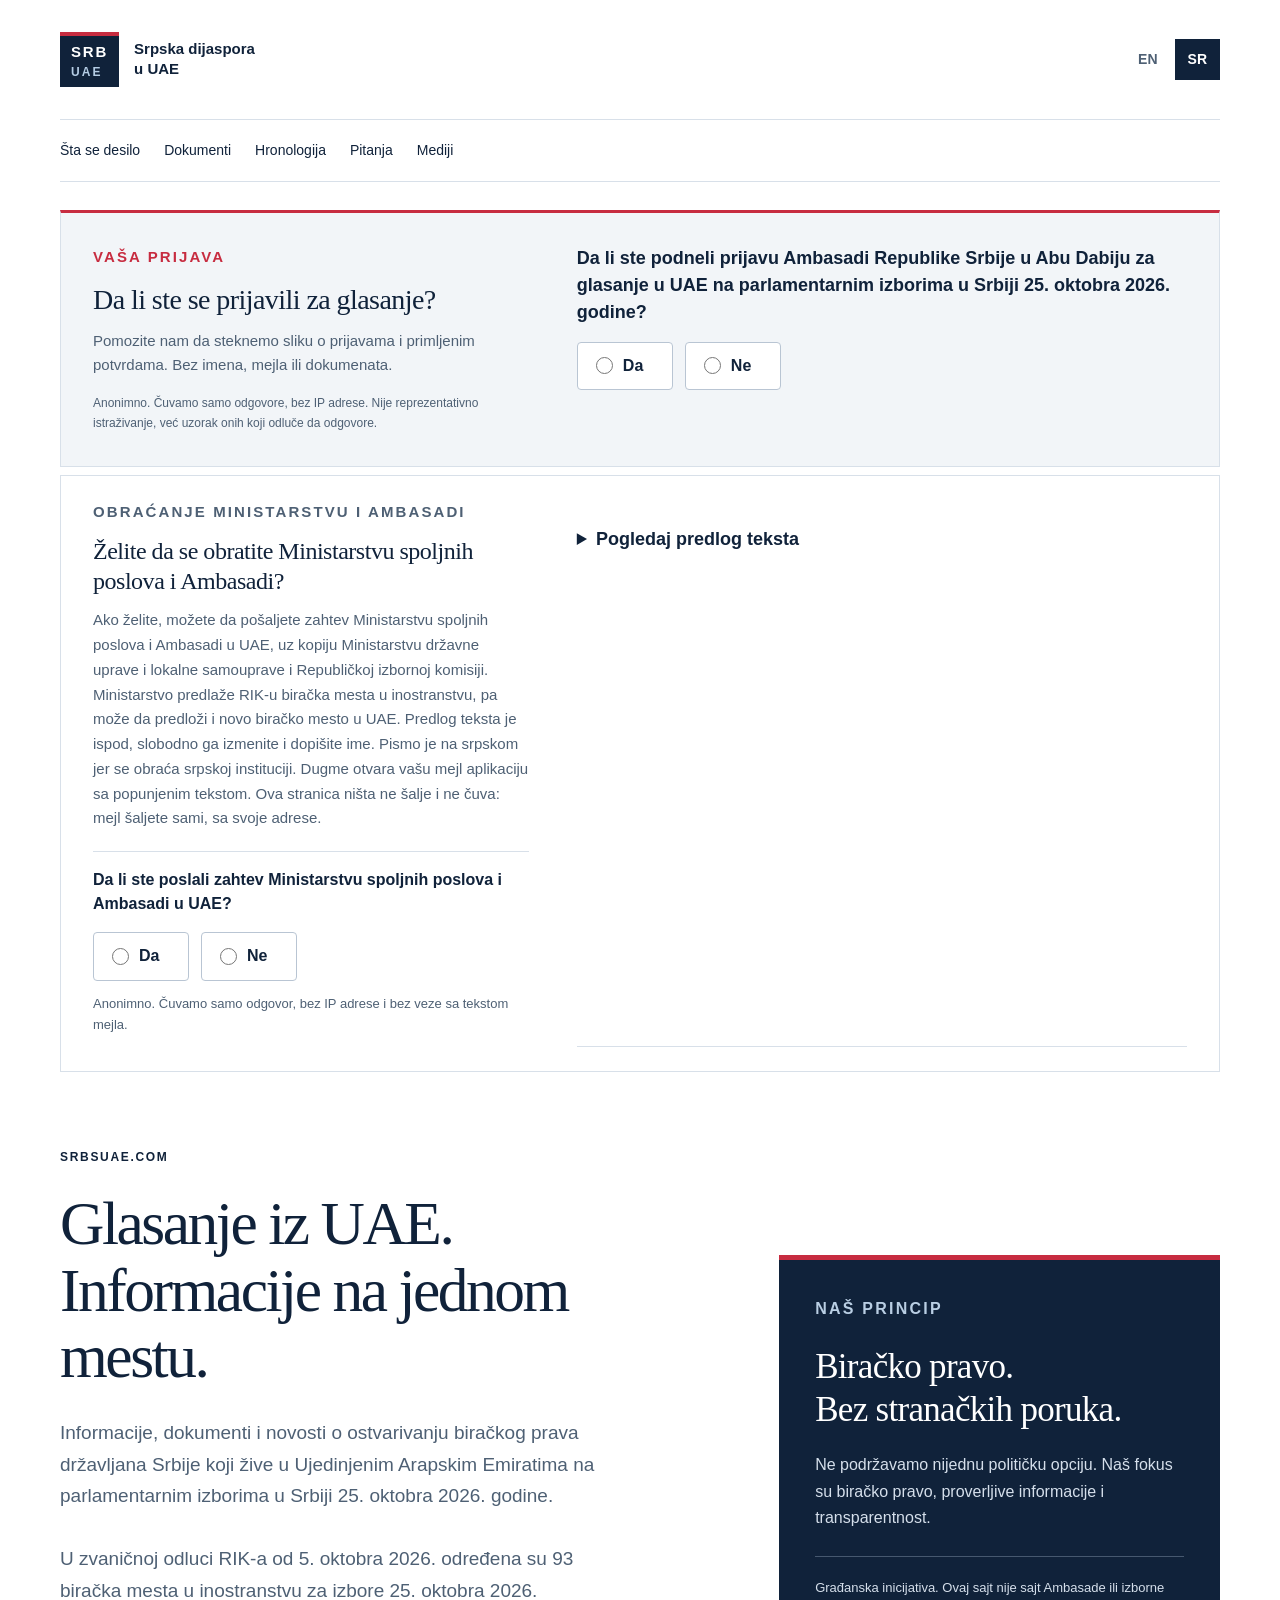
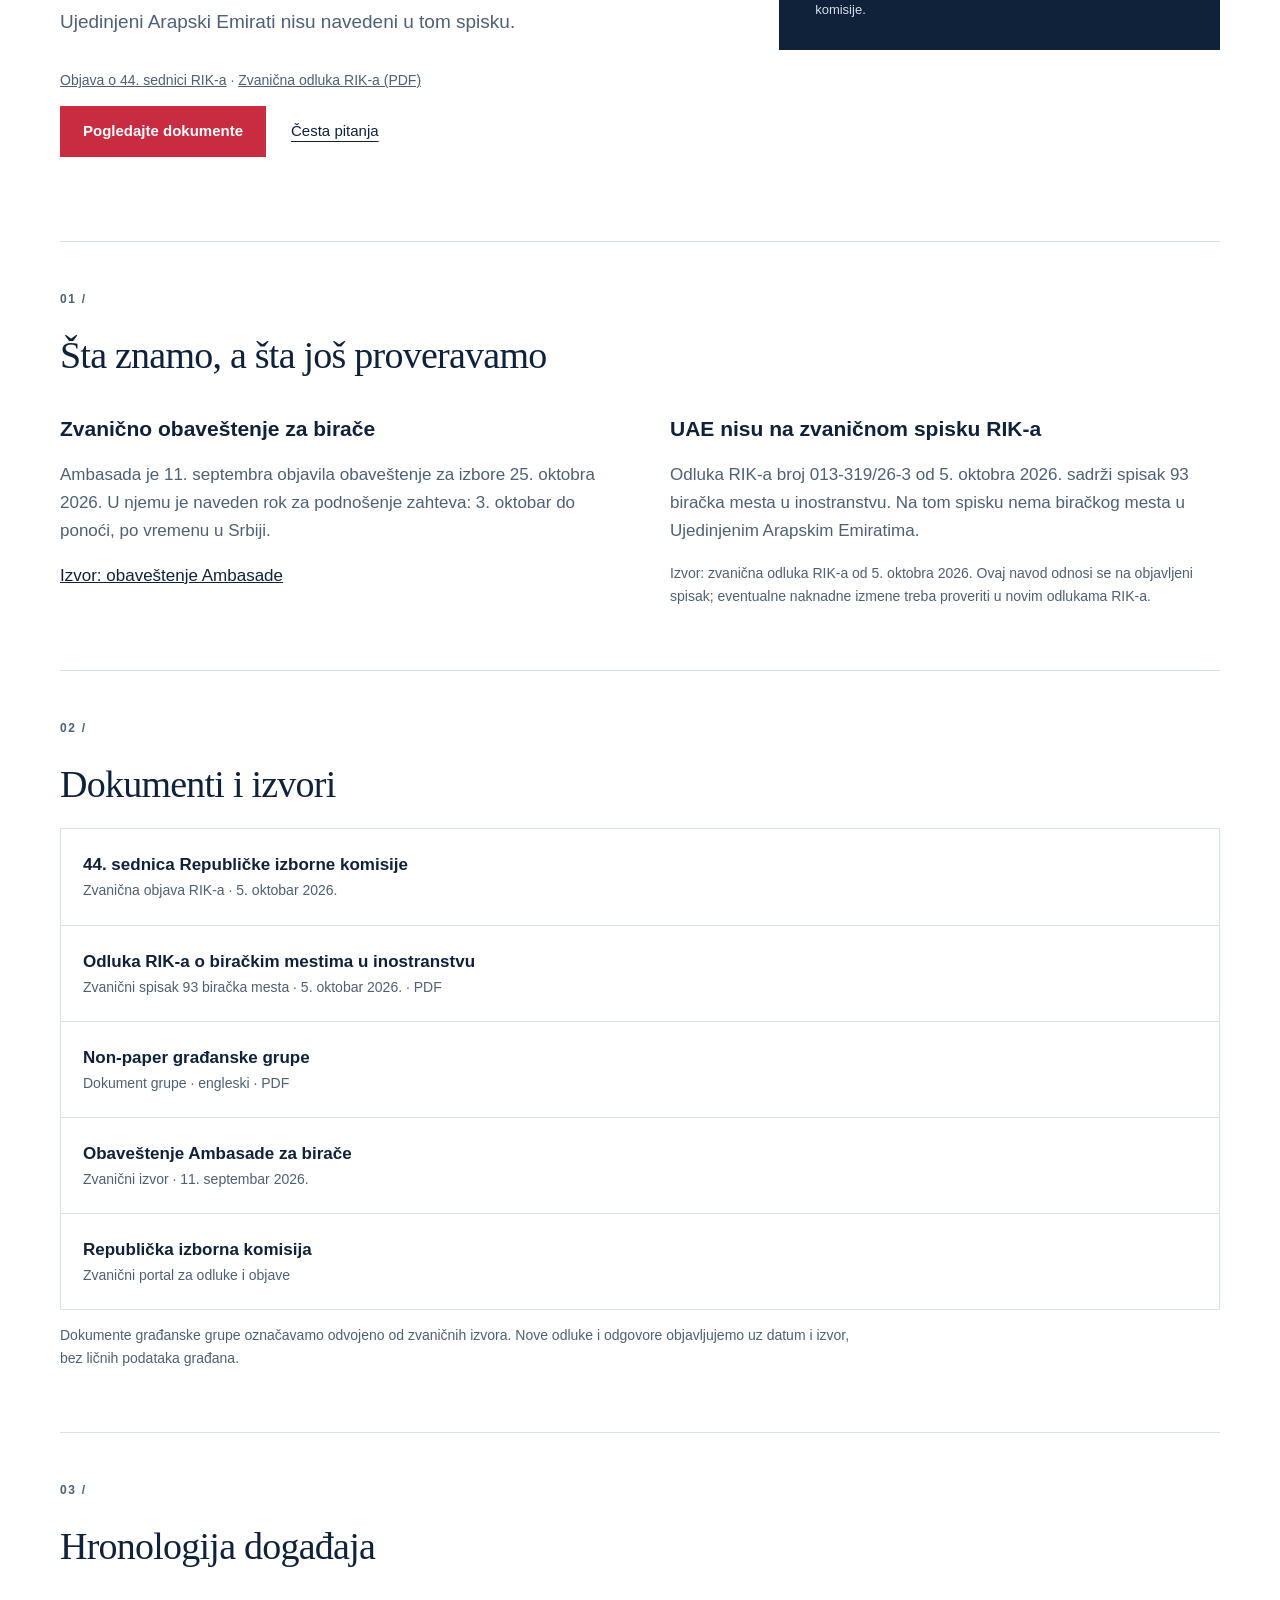
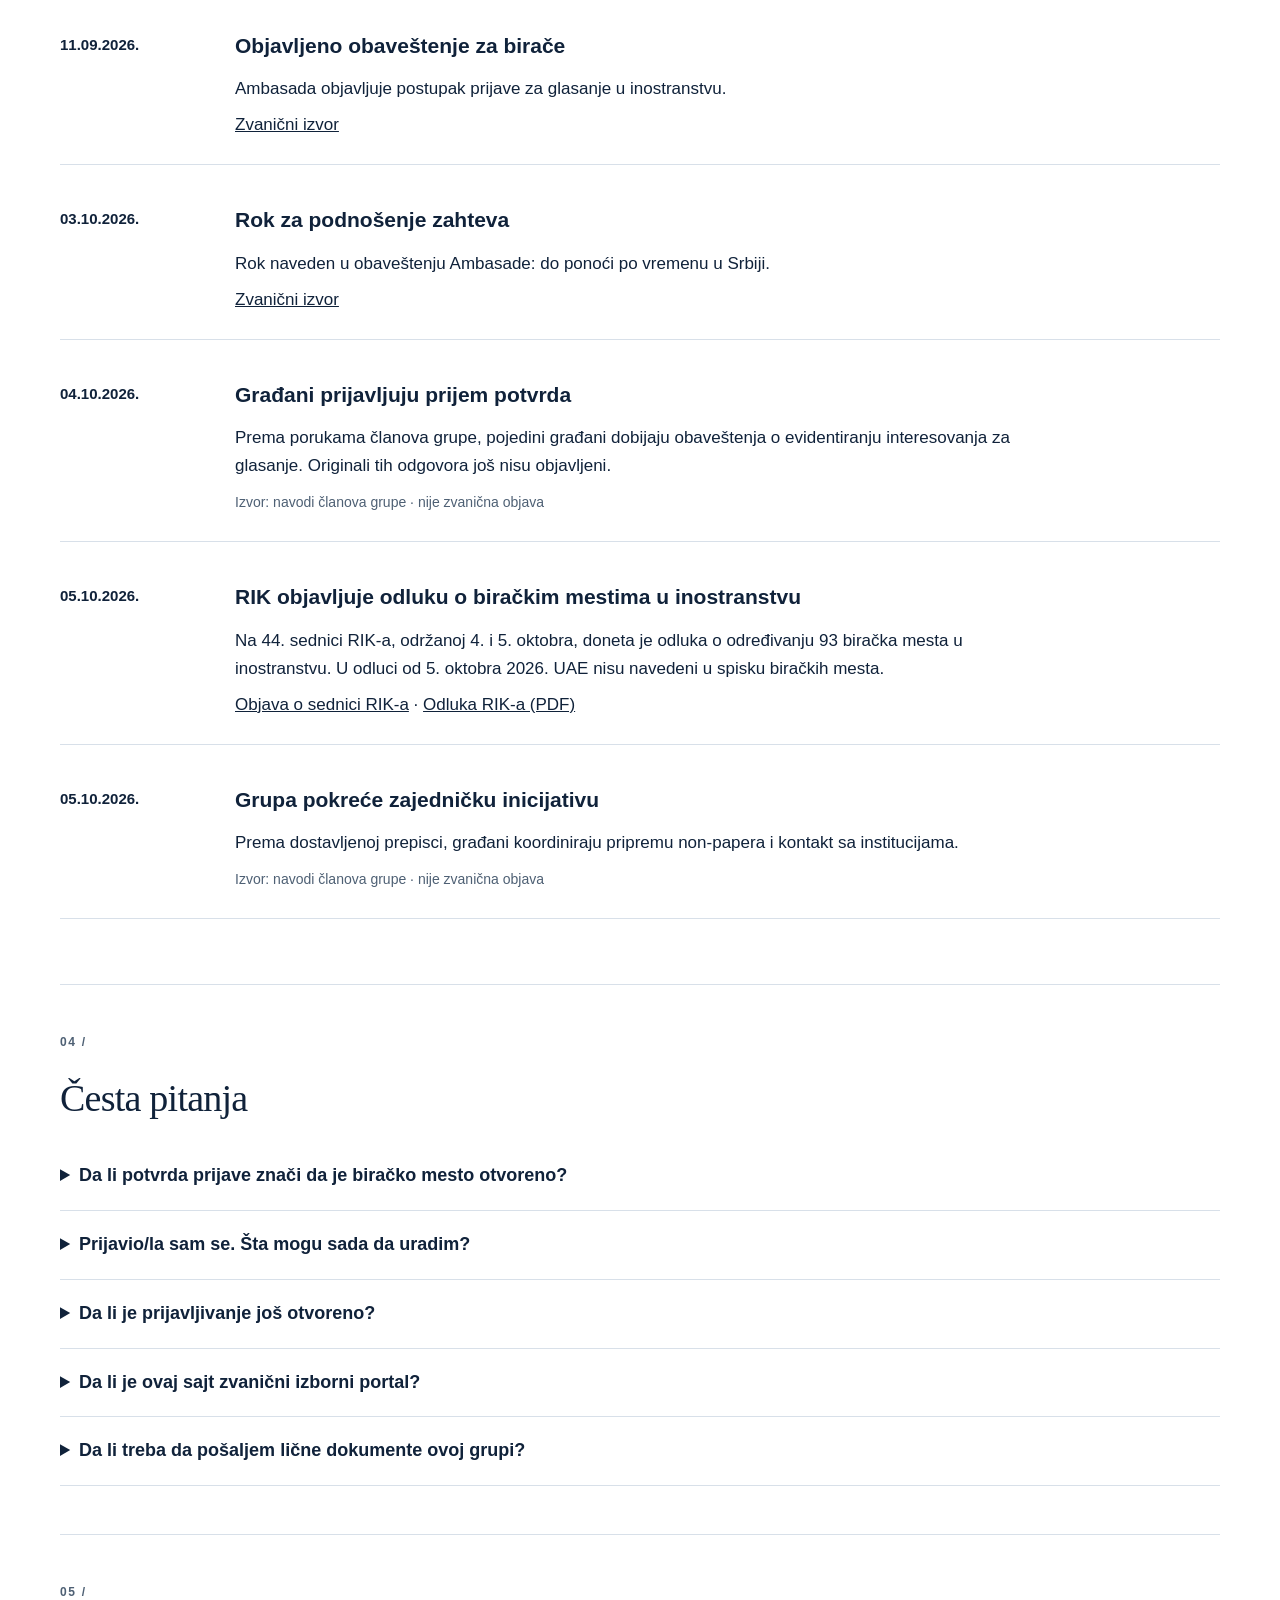
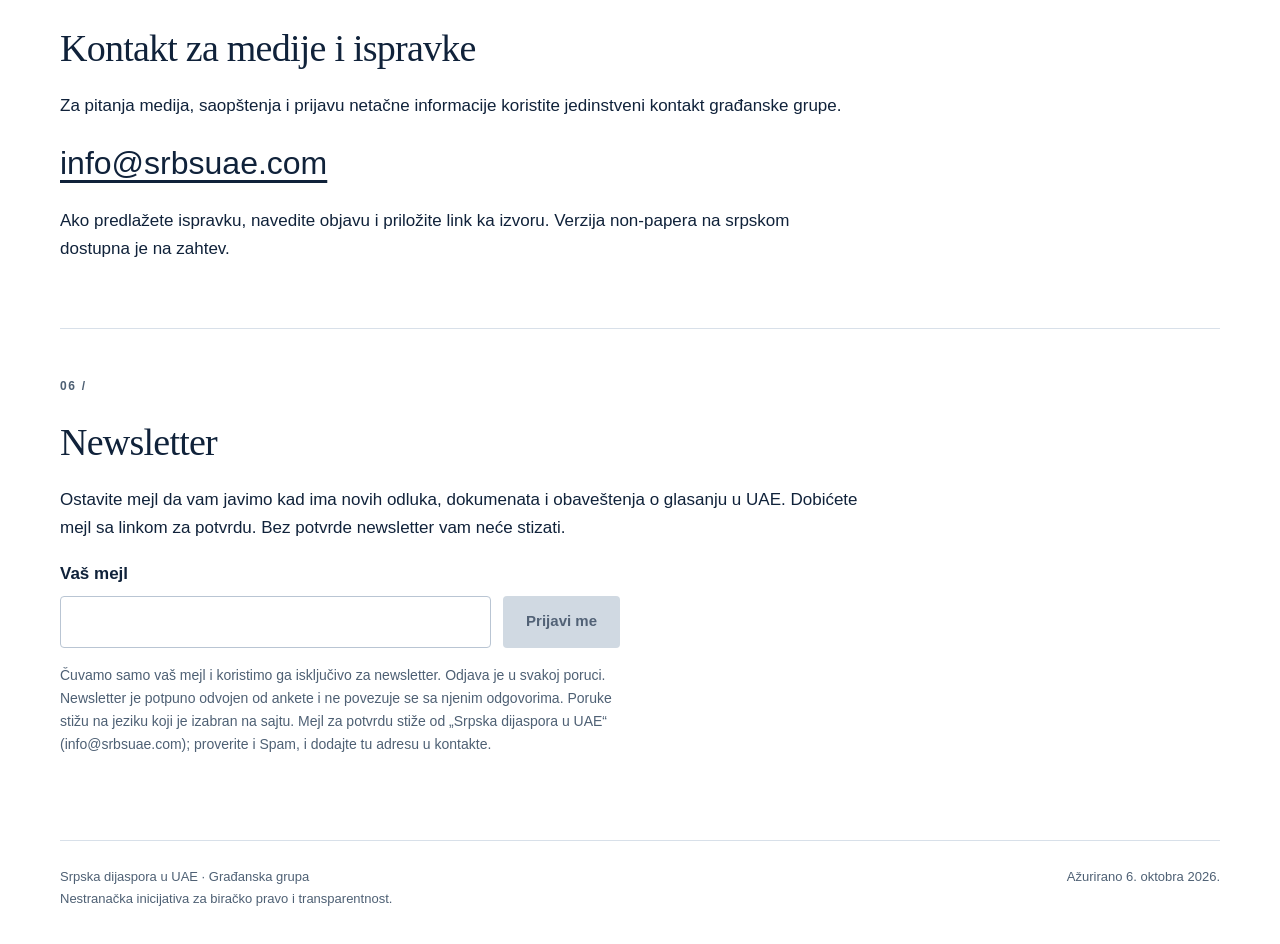
<file: index.html>
<!doctype html>
<html lang="sr">
<head>
<meta charset="utf-8"><meta name="viewport" content="width=device-width,initial-scale=1">
<title>Glasanje iz UAE | Srpska dijaspora</title>
<meta name="description" content="A citizens’ initiative by the Serbian diaspora in the United Arab Emirates. Information, a non-paper and contact details.">
<link rel="icon" href="data:image/svg+xml,%3Csvg xmlns='http://www.w3.org/2000/svg' viewBox='0 0 32 32'%3E%3Crect width='32' height='32' rx='6' fill='%2310223a'/%3E%3Cpath d='M7 9h18v4H7z' fill='%23d72e42'/%3E%3Cpath d='M7 15h18v4H7z' fill='%2397b7d8'/%3E%3Cpath d='M7 21h18v3H7z' fill='%23fff'/%3E%3C/svg%3E">
<link rel="stylesheet" href="style.css">
</head>
<body><a class="skip" href="#main">Pređi na sadržaj / Skip to content</a><header class="header wrap"><a class="brand" href="#"><span class="mark">SRB<span>UAE</span></span><span data-sr="Srpska dijaspora&lt;br&gt;u UAE" data-en="Serbian Diaspora&lt;br&gt;in the UAE" >Srpska dijaspora<br>u UAE</span></a><nav aria-label="Jezik / Language"><button class="language" data-lang="en" aria-pressed="false">EN</button><button class="language selected" data-lang="sr" aria-pressed="true">SR</button></nav></header><nav class="section-nav wrap" aria-label="Sekcije / Sections"><a data-sr="Šta se desilo" data-en="Overview" href="#situation">Šta se desilo</a><a data-sr="Dokumenti" data-en="Documents" href="#documents">Dokumenti</a><a data-sr="Hronologija" data-en="Timeline" href="#timeline">Hronologija</a><a data-sr="Pitanja" data-en="FAQ" href="#faq">Pitanja</a><a data-sr="Mediji" data-en="Media" href="#media">Mediji</a></nav><main id="main"><section class="survey-section wrap" aria-labelledby="survey-title">
<div class="survey-card">
<div class="survey-intro"><p data-sr="VAŠA PRIJAVA" data-en="YOUR APPLICATION" class="eyebrow">VAŠA PRIJAVA</p><h2 data-sr="Da li ste se prijavili za glasanje?" data-en="Have you applied to vote?" id="survey-title">Da li ste se prijavili za glasanje?</h2><p data-sr="Pomozite nam da steknemo sliku o prijavama i primljenim potvrdama. Bez imena, mejla ili dokumenata." data-en="Help us understand applications and confirmations received. No names, email addresses or documents.">Pomozite nam da steknemo sliku o prijavama i primljenim potvrdama. Bez imena, mejla ili dokumenata.</p><p data-sr="Anonimno. Čuvamo samo odgovore, bez IP adrese. Nije reprezentativno istraživanje, već uzorak onih koji odluče da odgovore." data-en="Anonymous. We store only the answers, not your IP address. This is not a representative poll, only a sample of those who choose to respond." class="survey-demo">Anonimno. Čuvamo samo odgovore, bez IP adrese. Nije reprezentativno istraživanje, već uzorak onih koji odluče da odgovore.</p><p id="survey-results" class="survey-results" role="status" hidden></p><div class="survey-newsletter" hidden><h3 data-sr="Želite novosti na mejl?" data-en="Want updates by email?">Želite novosti na mejl?</h3><p data-sr="Vaš odgovor u anketi ostaje anoniman i ne povezuje se sa mejlom. Prijava na newsletter je potpuno odvojena." data-en="Your survey answer stays anonymous and is never linked to your email. The newsletter signup is completely separate.">Vaš odgovor u anketi ostaje anoniman i ne povezuje se sa mejlom. Prijava na newsletter je potpuno odvojena.</p><form class="newsletter-form newsletter-compact" data-newsletter novalidate data-api="https://srbsuae-survey.srbsuae.workers.dev" data-sitekey="0x4AAAAAAFQDJQi3LHe8yqsZ">
<label for="newsletter-email-survey" data-sr="Vaš mejl" data-en="Your email">Vaš mejl</label>
<div class="newsletter-row"><input id="newsletter-email-survey" name="email" type="email" autocomplete="email" maxlength="254" required><button type="submit" class="button" data-sr="Prijavi me" data-en="Subscribe" disabled>Prijavi me</button></div>
<div class="survey-captcha newsletter-captcha"></div>
<p class="survey-status newsletter-status" role="status" aria-live="polite" hidden></p>
<p class="note" data-sr="Čuvamo samo vaš mejl i koristimo ga isključivo za newsletter. Odjava je u svakoj poruci. Newsletter je potpuno odvojen od ankete i ne povezuje se sa njenim odgovorima. Poruke stižu na jeziku koji je izabran na sajtu. Mejl za potvrdu stiže od „Srpska dijaspora u UAE“ (info@srbsuae.com); proverite i Spam, i dodajte tu adresu u kontakte." data-en="We store only your email and use it solely for the newsletter. Every message has an unsubscribe link. The newsletter is completely separate from the survey and is never linked to its answers. Messages arrive in the language selected on the site. The confirmation email comes from “Srpska dijaspora u UAE” (info@srbsuae.com); check Spam too, and add that address to your contacts.">Čuvamo samo vaš mejl i koristimo ga isključivo za newsletter. Odjava je u svakoj poruci. Newsletter je potpuno odvojen od ankete i ne povezuje se sa njenim odgovorima. Poruke stižu na jeziku koji je izabran na sajtu. Mejl za potvrdu stiže od „Srpska dijaspora u UAE“ (info@srbsuae.com); proverite i Spam, i dodajte tu adresu u kontakte.</p>
<noscript>Za newsletter uključite JavaScript. / Enable JavaScript to subscribe.</noscript>
</form></div></div>
<form id="voting-survey" data-api="https://srbsuae-survey.srbsuae.workers.dev" data-sitekey="0x4AAAAAAFQDJQi3LHe8yqsZ">
<fieldset><legend data-sr="Da li ste podneli prijavu Ambasadi Republike Srbije u Abu Dabiju za glasanje u UAE na parlamentarnim izborima u Srbiji 25. oktobra 2026. godine?" data-en="Have you submitted an application to the Embassy of the Republic of Serbia in Abu Dhabi to vote in the UAE in Serbia’s parliamentary elections on 25 October 2026?">Da li ste podneli prijavu Ambasadi Republike Srbije u Abu Dabiju za glasanje u UAE na parlamentarnim izborima u Srbiji 25. oktobra 2026. godine?</legend><div class="survey-options"><label class="survey-choice"><input type="radio" name="applied" value="yes" required><span data-sr="Da" data-en="Yes">Da</span></label><label class="survey-choice"><input type="radio" name="applied" value="no" required><span data-sr="Ne" data-en="No">Ne</span></label></div></fieldset>
<fieldset id="confirmation-question" hidden disabled><legend data-sr="Da li ste dobili potvrdu Ambasade da je u Jedinstveni birački spisak (JBS) upisano vaše interesovanje za glasanje u inostranstvu?" data-en="Have you received confirmation from the Embassy that your intention to vote abroad has been recorded in the Unified Electoral Roll?">Da li ste dobili potvrdu Ambasade da je u Jedinstveni birački spisak (JBS) upisano vaše interesovanje za glasanje u inostranstvu?</legend><p data-sr="Mislimo na poruku Ambasade kojom vas obaveštava da je lokalna samouprava upisala u JBS da ste iskazali interesovanje za glasanje u inostranstvu." data-en="We mean the Embassy’s message confirming that the local authority has recorded your intention to vote abroad in the Unified Electoral Roll." class="survey-help">Mislimo na poruku Ambasade kojom vas obaveštava da je lokalna samouprava upisala u JBS da ste iskazali interesovanje za glasanje u inostranstvu.</p><div class="survey-options"><label class="survey-choice"><input type="radio" name="confirmed" value="yes" required><span data-sr="Da" data-en="Yes">Da</span></label><label class="survey-choice"><input type="radio" name="confirmed" value="no" required><span data-sr="Ne" data-en="No">Ne</span></label></div></fieldset>
<div class="survey-submit" hidden>
<div id="turnstile" class="survey-captcha"></div>
<button data-sr="Pošalji odgovor" data-en="Submit response" type="submit" class="button" disabled>Pošalji odgovor</button></div>
<p id="survey-status" class="survey-status" role="status" aria-live="polite" hidden></p>
<noscript>Za anketu uključite JavaScript. / Enable JavaScript to use the survey.</noscript>
</form></div></section><section id="rik-letter" class="rik-letter wrap" aria-labelledby="rik-title"><div class="rik-card"><div><p class="eyebrow" data-sr="OBRAĆANJE MINISTARSTVU I AMBASADI" data-en="WRITE TO THE MINISTRY AND EMBASSY">OBRAĆANJE MINISTARSTVU I AMBASADI</p><h2 id="rik-title" data-sr="Želite da se obratite Ministarstvu spoljnih poslova i Ambasadi?" data-en="Want to write to the Ministry of Foreign Affairs and the Embassy?">Želite da se obratite Ministarstvu spoljnih poslova i Ambasadi?</h2><p data-sr="Ako želite, možete da pošaljete zahtev Ministarstvu spoljnih poslova i Ambasadi u UAE, uz kopiju Ministarstvu državne uprave i lokalne samouprave i Republičkoj izbornoj komisiji. Ministarstvo predlaže RIK-u biračka mesta u inostranstvu, pa može da predloži i novo biračko mesto u UAE. Predlog teksta je ispod, slobodno ga izmenite i dopišite ime. Pismo je na srpskom jer se obraća srpskoj instituciji. Dugme otvara vašu mejl aplikaciju sa popunjenim tekstom. Ova stranica ništa ne šalje i ne čuva: mejl šaljete sami, sa svoje adrese." data-en="If you wish, you can send a request to the Ministry of Foreign Affairs and the Embassy in the UAE, copying the Ministry of Public Administration and Local Self-Government and the Republic Electoral Commission. The Ministry proposes polling stations abroad to the REC, so it can also propose a new polling station in the UAE. A suggested text is below; feel free to edit it and add your name. The letter is in Serbian because it is addressed to a Serbian institution. The button opens your email app with the text filled in. This page sends and stores nothing: you send the email yourself, from your own address.">Ako želite, možete da pošaljete zahtev Ministarstvu spoljnih poslova i Ambasadi u UAE, uz kopiju Ministarstvu državne uprave i lokalne samouprave i Republičkoj izbornoj komisiji. Ministarstvo predlaže RIK-u biračka mesta u inostranstvu, pa može da predloži i novo biračko mesto u UAE. Predlog teksta je ispod, slobodno ga izmenite i dopišite ime. Pismo je na srpskom jer se obraća srpskoj instituciji. Dugme otvara vašu mejl aplikaciju sa popunjenim tekstom. Ova stranica ništa ne šalje i ne čuva: mejl šaljete sami, sa svoje adrese.</p>
<form id="rik-poll" class="rik-poll" data-api="https://srbsuae-survey.srbsuae.workers.dev" data-sitekey="0x4AAAAAAFQDJQi3LHe8yqsZ">
<fieldset><legend data-sr="Da li ste poslali zahtev Ministarstvu spoljnih poslova i Ambasadi u UAE?" data-en="Have you sent the request to the Ministry of Foreign Affairs and the Embassy in the UAE?">Da li ste poslali zahtev Ministarstvu spoljnih poslova i Ambasadi u UAE?</legend>
<div class="survey-options"><label class="survey-choice"><input type="radio" name="sent" value="yes" required><span data-sr="Da" data-en="Yes">Da</span></label><label class="survey-choice"><input type="radio" name="sent" value="no" required><span data-sr="Ne" data-en="No">Ne</span></label></div></fieldset>
<div class="rik-poll-submit" hidden><div class="survey-captcha rik-poll-captcha"></div><button type="submit" class="button" disabled data-sr="Pošalji odgovor" data-en="Submit response">Pošalji odgovor</button></div>
<p class="survey-status rik-poll-status" role="status" aria-live="polite" hidden></p>
<p class="survey-results rik-poll-results" role="status" hidden></p>
<p class="note" data-sr="Anonimno. Čuvamo samo odgovor, bez IP adrese i bez veze sa tekstom mejla." data-en="Anonymous. We store only the answer, not your IP address, and nothing from the email itself.">Anonimno. Čuvamo samo odgovor, bez IP adrese i bez veze sa tekstom mejla.</p>
</form></div>
<details class="rik-details"><summary data-sr="Pogledaj predlog teksta" data-en="View suggested text">Pogledaj predlog teksta</summary>
<p class="note"><span data-sr="Primalac:" data-en="To:">Primalac:</span> <span id="rik-to">ozabi@mfa.rs, okp@mfa.rs, consular.abudhabi@mfa.rs, srb.emb.uae@mfa.rs</span> · <span data-sr="Kopija:" data-en="Cc:">Kopija:</span> <span id="rik-cc">sekretarijat.mduls@mduls.gov.rs, rik@parlament.rs, izbori@parlament.rs</span></p>
<label for="rik-subject" class="rik-label" data-sr="Naslov" data-en="Subject">Naslov</label><input id="rik-subject" type="text" value="HITNO: Zahtev za preispitivanje i dopunu odluke o odredjivanju birackih mesta u inostranstvu i omogucavanje glasanja biracima sa teritorije Ujedinjenih Arapskih Emirata" lang="sr">
<label for="rik-body" class="rik-label" data-sr="Tekst" data-en="Text">Tekst</label><textarea id="rik-body" rows="22" lang="sr">Postovani,

Obracam Vam se kao drzavljanin Republike Srbije sa boravistem u Ujedinjenim Arapskim Emiratima, koji je blagovremeno podneo zahtev za glasanje u inostranstvu, povodom Odluke Republicke izborne komisije od 5. oktobra 2026. (br. 013-319/26-3) o odredjivanju birackih mesta u inostranstvu za izbore 25. oktobra 2026.

Biracko mesto u UAE nije odredjeno. Najblize je u Nikoziji (oko 2.350 km), a alternativa je putovanje u Srbiju (oko 3.800 km u jednom pravcu). Prema clanu 57. Zakona o izboru narodnih poslanika biracko mesto mora biti pristupacno biracima da bi glasali bez teskoca, a prema clanu 56. RIK ga odredjuje na predlog Ministarstva spoljnih poslova. Na izborima 2023. biracko mesto je bilo u Ambasadi u Abu Dabiju, a za ove izbore prijavio se veliki broj biraca iz UAE.

Zato zahtevam:
1. Da Ministarstvo bez odlaganja predlozi RIK-u dopunu odluke, i da se biracko mesto odredi u Ambasadi u Abu Dabiju.
2. Da mi se saopsti koliko je biraca iz UAE prijavljeno i da li je Ministarstvo u predlogu od 2. oktobra 2026. predlozilo biracko mesto u UAE.
3. Ako nije, da se navedu razlog i kriterijum (ukljucujuci eventualne bezbednosne razloge), uz kopiju predloga.
4. Da RIK preispita i vreme glasanja u inostranstvu (clan 91.) i razmotri glasanje od 7.00 do 20.00 po lokalnom vremenu.

Molim hitan pisani odgovor, ukljucujuci i pravno sredstvo koje mi stoji na raspolaganju, na adresu sa koje je zahtev poslat.

S postovanjem,
[ime i prezime, po zelji]
Abu Dabi, Ujedinjeni Arapski Emirati</textarea>
<div class="rik-actions"><a id="rik-mailto" class="button" href="#" data-sr="Otvori u mejl aplikaciji" data-en="Open in email app">Otvori u mejl aplikaciji</a><button id="rik-copy" type="button" class="rik-copy" data-sr="Kopiraj tekst" data-en="Copy text">Kopiraj tekst</button></div>
<p id="rik-status" class="survey-status" role="status" aria-live="polite" hidden></p>
<p id="rik-count" class="survey-results" role="status" hidden></p></details></div></section><section class="hero wrap"><div><p class="eyebrow">SRBSUAE.COM</p><h1 data-sr="Glasanje iz UAE.&lt;br&gt;Informacije na jednom mestu." data-en="Voting from the UAE.&lt;br&gt;Information in one place." >Glasanje iz UAE.<br>Informacije na jednom mestu.</h1><p data-sr="Informacije, dokumenti i novosti o ostvarivanju biračkog prava državljana Srbije koji žive u Ujedinjenim Arapskim Emiratima na parlamentarnim izborima u Srbiji 25. oktobra 2026. godine." data-en="Information, documents and updates about voting rights for Serbian citizens living in the United Arab Emirates in Serbia’s parliamentary elections on 25 October 2026." class="lead">Informacije, dokumenti i novosti o ostvarivanju biračkog prava državljana Srbije koji žive u Ujedinjenim Arapskim Emiratima na parlamentarnim izborima u Srbiji 25. oktobra 2026. godine.</p><p data-sr="U zvaničnoj odluci RIK-a od 5. oktobra 2026. određena su 93 biračka mesta u inostranstvu za izbore 25. oktobra 2026. Ujedinjeni Arapski Emirati nisu navedeni u tom spisku." data-en="The official REC decision of 5 October 2026 designates 93 polling stations abroad for the election on 25 October 2026. The United Arab Emirates are not included in that list." class="lead">U zvaničnoj odluci RIK-a od 5. oktobra 2026. određena su 93 biračka mesta u inostranstvu za izbore 25. oktobra 2026. Ujedinjeni Arapski Emirati nisu navedeni u tom spisku.</p><p class="note"><a data-sr="Objava o 44. sednici RIK-a" data-en="REC 44th session announcement" href="https://www.rik.parlament.gov.rs/vest/715671/44-sednica-republicke-izborne-komisije.php" target="_blank" rel="noopener">Objava o 44. sednici RIK-a</a> · <a data-sr="Zvanična odluka RIK-a (PDF)" data-en="Official REC decision (PDF)" href="https://www.rik.parlament.gov.rs/extfile/sr/files/additionalDocuments/715/680/%D0%9E%D0%94%D0%9B%D0%A3%D0%9A%D0%90%20%D0%9E%20%D0%9E%D0%94%D0%A0%D0%95%D0%82%D0%98%D0%92%D0%90%D0%8A%D0%A3%20%D0%91%D0%98%D0%A0%D0%90%D0%A7%D0%9A%D0%98%D0%A5%20%D0%9C%D0%95%D0%A1%D0%A2%D0%90%20%D0%A3%20%D0%98%D0%9D%D0%9E%D0%A1%D0%A2%D0%A0%D0%90%D0%9D%D0%A1%D0%A2%D0%92%D0%A3.pdf" target="_blank" rel="noopener">Zvanična odluka RIK-a (PDF)</a></p><div class="actions"><a data-sr="Pogledajte dokumente" data-en="Browse documents" class="button" href="#documents">Pogledajte dokumente</a><a data-sr="Česta pitanja" data-en="Frequently asked questions" class="contact-link" href="#faq">Česta pitanja</a></div></div><aside class="document"><p data-sr="NAŠ PRINCIP" data-en="OUR PRINCIPLE" class="eyebrow">NAŠ PRINCIP</p><h2 data-sr="Biračko pravo.&lt;br&gt;Bez stranačkih poruka." data-en="Voting rights.&lt;br&gt;Without party politics." >Biračko pravo.<br>Bez stranačkih poruka.</h2><p data-sr="Ne podržavamo nijednu političku opciju. Naš fokus su biračko pravo, proverljive informacije i transparentnost." data-en="We do not endorse any political party or option. Our focus is voting rights, verifiable information and transparency." >Ne podržavamo nijednu političku opciju. Naš fokus su biračko pravo, proverljive informacije i transparentnost.</p><p data-sr="Građanska inicijativa. Ovaj sajt nije sajt Ambasade ili izborne komisije." data-en="A citizens’ initiative. This is not an embassy or electoral commission website." class="document-foot">Građanska inicijativa. Ovaj sajt nije sajt Ambasade ili izborne komisije.</p></aside></section><section id="situation" class="hub-section wrap"><p class="section-number">01 /</p><h2 data-sr="Šta znamo, a šta još proveravamo" data-en="What we know, and what we are still checking" >Šta znamo, a šta još proveravamo</h2><div class="hub-grid"><article><h3 data-sr="Zvanično obaveštenje za birače" data-en="Official voter notice" >Zvanično obaveštenje za birače</h3><p data-sr="Ambasada je 11. septembra objavila obaveštenje za izbore 25. oktobra 2026. U njemu je naveden rok za podnošenje zahteva: 3. oktobar do ponoći, po vremenu u Srbiji." data-en="The Embassy published a notice on 11 September for the election on 25 October 2026. It states an application deadline of midnight on 3 October, Serbia time." >Ambasada je 11. septembra objavila obaveštenje za izbore 25. oktobra 2026. U njemu je naveden rok za podnošenje zahteva: 3. oktobar do ponoći, po vremenu u Srbiji.</p><a data-sr="Izvor: obaveštenje Ambasade" data-en="Source: Embassy notice" href="https://abudhabi.mfa.gov.rs/mediji/aktivnosti/izbori-2026-obavestenje-za-birace" target="_blank" rel="noopener">Izvor: obaveštenje Ambasade</a></article><article><h3 data-sr="UAE nisu na zvaničnom spisku RIK-a" data-en="UAE absent from the official REC list" >UAE nisu na zvaničnom spisku RIK-a</h3><p data-sr="Odluka RIK-a broj 013-319/26-3 od 5. oktobra 2026. sadrži spisak 93 biračka mesta u inostranstvu. Na tom spisku nema biračkog mesta u Ujedinjenim Arapskim Emiratima." data-en="REC decision no. 013-319/26-3 of 5 October 2026 lists 93 polling stations abroad. No polling station in the United Arab Emirates is included.">Odluka RIK-a broj 013-319/26-3 od 5. oktobra 2026. sadrži spisak 93 biračka mesta u inostranstvu. Na tom spisku nema biračkog mesta u Ujedinjenim Arapskim Emiratima.</p><p data-sr="Izvor: zvanična odluka RIK-a od 5. oktobra 2026. Ovaj navod odnosi se na objavljeni spisak; eventualne naknadne izmene treba proveriti u novim odlukama RIK-a." data-en="Source: official REC decision of 5 October 2026. This statement concerns the published list; any subsequent changes should be checked against later REC decisions." class="note">Izvor: zvanična odluka RIK-a od 5. oktobra 2026. Ovaj navod odnosi se na objavljeni spisak; eventualne naknadne izmene treba proveriti u novim odlukama RIK-a.</p></article></div></section><section id="documents" class="hub-section wrap"><p class="section-number">02 /</p><h2 data-sr="Dokumenti i izvori" data-en="Documents and sources" >Dokumenti i izvori</h2><div class="source-list"><a target="_blank" rel="noopener" href="https://www.rik.parlament.gov.rs/vest/715671/44-sednica-republicke-izborne-komisije.php"><strong data-sr="44. sednica Republičke izborne komisije" data-en="Republic Electoral Commission — 44th session">44. sednica Republičke izborne komisije</strong><span data-sr="Zvanična objava RIK-a · 5. oktobar 2026." data-en="Official REC announcement · 5 October 2026">Zvanična objava RIK-a · 5. oktobar 2026.</span></a><a target="_blank" rel="noopener" href="https://www.rik.parlament.gov.rs/extfile/sr/files/additionalDocuments/715/680/%D0%9E%D0%94%D0%9B%D0%A3%D0%9A%D0%90%20%D0%9E%20%D0%9E%D0%94%D0%A0%D0%95%D0%82%D0%98%D0%92%D0%90%D0%8A%D0%A3%20%D0%91%D0%98%D0%A0%D0%90%D0%A7%D0%9A%D0%98%D0%A5%20%D0%9C%D0%95%D0%A1%D0%A2%D0%90%20%D0%A3%20%D0%98%D0%9D%D0%9E%D0%A1%D0%A2%D0%A0%D0%90%D0%9D%D0%A1%D0%A2%D0%92%D0%A3.pdf"><strong data-sr="Odluka RIK-a o biračkim mestima u inostranstvu" data-en="REC decision on polling stations abroad">Odluka RIK-a o biračkim mestima u inostranstvu</strong><span data-sr="Zvanični spisak 93 biračka mesta · 5. oktobar 2026. · PDF" data-en="Official list of 93 polling stations · 5 October 2026 · PDF">Zvanični spisak 93 biračka mesta · 5. oktobar 2026. · PDF</span></a><a target="_blank" rel="noopener" href="assets/non-paper.pdf"><strong data-sr="Non-paper građanske grupe" data-en="Citizens’ group non-paper" >Non-paper građanske grupe</strong><span data-sr="Dokument grupe · engleski · PDF" data-en="Group document · English · PDF" >Dokument grupe · engleski · PDF</span></a><a target="_blank" rel="noopener" href="https://abudhabi.mfa.gov.rs/mediji/aktivnosti/izbori-2026-obavestenje-za-birace"><strong data-sr="Obaveštenje Ambasade za birače" data-en="Embassy voter notice" >Obaveštenje Ambasade za birače</strong><span data-sr="Zvanični izvor · 11. septembar 2026." data-en="Official source · 11 September 2026" >Zvanični izvor · 11. septembar 2026.</span></a><a target="_blank" rel="noopener" href="https://www.rik.parlament.gov.rs/"><strong data-sr="Republička izborna komisija" data-en="Republic Electoral Commission" >Republička izborna komisija</strong><span data-sr="Zvanični portal za odluke i objave" data-en="Official portal for decisions and announcements" >Zvanični portal za odluke i objave</span></a></div><p data-sr="Dokumente građanske grupe označavamo odvojeno od zvaničnih izvora. Nove odluke i odgovore objavljujemo uz datum i izvor, bez ličnih podataka građana." data-en="We distinguish group documents from official sources. New decisions and responses will be published with a date and source, without citizens’ personal data." class="note">Dokumente građanske grupe označavamo odvojeno od zvaničnih izvora. Nove odluke i odgovore objavljujemo uz datum i izvor, bez ličnih podataka građana.</p></section><section id="timeline" class="hub-section wrap"><p class="section-number">03 /</p><h2 data-sr="Hronologija događaja" data-en="Timeline" >Hronologija događaja</h2><ol class="timeline"><li><time>11.09.2026.</time><div><h3 data-sr="Objavljeno obaveštenje za birače" data-en="Voter notice published" >Objavljeno obaveštenje za birače</h3><p data-sr="Ambasada objavljuje postupak prijave za glasanje u inostranstvu." data-en="The Embassy publishes the application procedure for voting abroad." >Ambasada objavljuje postupak prijave za glasanje u inostranstvu.</p><a data-sr="Zvanični izvor" data-en="Official source" href="https://abudhabi.mfa.gov.rs/mediji/aktivnosti/izbori-2026-obavestenje-za-birace" target="_blank" rel="noopener">Zvanični izvor</a></div></li><li><time>03.10.2026.</time><div><h3 data-sr="Rok za podnošenje zahteva" data-en="Application deadline" >Rok za podnošenje zahteva</h3><p data-sr="Rok naveden u obaveštenju Ambasade: do ponoći po vremenu u Srbiji." data-en="Deadline stated in the Embassy notice: midnight, Serbia time." >Rok naveden u obaveštenju Ambasade: do ponoći po vremenu u Srbiji.</p><a data-sr="Zvanični izvor" data-en="Official source" href="https://abudhabi.mfa.gov.rs/mediji/aktivnosti/izbori-2026-obavestenje-za-birace" target="_blank" rel="noopener">Zvanični izvor</a></div></li><li><time>04.10.2026.</time><div><h3 data-sr="Građani prijavljuju prijem potvrda" data-en="Citizens report receiving confirmations" >Građani prijavljuju prijem potvrda</h3><p data-sr="Prema porukama članova grupe, pojedini građani dobijaju obaveštenja o evidentiranju interesovanja za glasanje. Originali tih odgovora još nisu objavljeni." data-en="Group members report notices recording their intention to vote. The original responses have not yet been published." >Prema porukama članova grupe, pojedini građani dobijaju obaveštenja o evidentiranju interesovanja za glasanje. Originali tih odgovora još nisu objavljeni.</p><span data-sr="Izvor: navodi članova grupe · nije zvanična objava" data-en="Source: group members’ reports · not an official announcement" class="note">Izvor: navodi članova grupe · nije zvanična objava</span></div></li><li><time datetime="2026-10-05">05.10.2026.</time><div><h3 data-sr="RIK objavljuje odluku o biračkim mestima u inostranstvu" data-en="REC publishes the decision on polling stations abroad">RIK objavljuje odluku o biračkim mestima u inostranstvu</h3><p data-sr="Na 44. sednici RIK-a, održanoj 4. i 5. oktobra, doneta je odluka o određivanju 93 biračka mesta u inostranstvu. U odluci od 5. oktobra 2026. UAE nisu navedeni u spisku biračkih mesta." data-en="At its 44th session, held on 4 and 5 October, the REC adopted a decision designating 93 polling stations abroad. The UAE are not included in the list in the decision dated 5 October 2026.">Na 44. sednici RIK-a, održanoj 4. i 5. oktobra, doneta je odluka o određivanju 93 biračka mesta u inostranstvu. U odluci od 5. oktobra 2026. UAE nisu navedeni u spisku biračkih mesta.</p><a data-sr="Objava o sednici RIK-a" data-en="REC session announcement" href="https://www.rik.parlament.gov.rs/vest/715671/44-sednica-republicke-izborne-komisije.php" target="_blank" rel="noopener">Objava o sednici RIK-a</a> · <a data-sr="Odluka RIK-a (PDF)" data-en="REC decision (PDF)" href="https://www.rik.parlament.gov.rs/extfile/sr/files/additionalDocuments/715/680/%D0%9E%D0%94%D0%9B%D0%A3%D0%9A%D0%90%20%D0%9E%20%D0%9E%D0%94%D0%A0%D0%95%D0%82%D0%98%D0%92%D0%90%D0%8A%D0%A3%20%D0%91%D0%98%D0%A0%D0%90%D0%A7%D0%9A%D0%98%D0%A5%20%D0%9C%D0%95%D0%A1%D0%A2%D0%90%20%D0%A3%20%D0%98%D0%9D%D0%9E%D0%A1%D0%A2%D0%A0%D0%90%D0%9D%D0%A1%D0%A2%D0%92%D0%A3.pdf" target="_blank" rel="noopener">Odluka RIK-a (PDF)</a></div></li><li><time>05.10.2026.</time><div><h3 data-sr="Grupa pokreće zajedničku inicijativu" data-en="Group starts a joint initiative" >Grupa pokreće zajedničku inicijativu</h3><p data-sr="Prema dostavljenoj prepisci, građani koordiniraju pripremu non-papera i kontakt sa institucijama." data-en="According to the supplied correspondence, citizens coordinate a non-paper and institutional outreach." >Prema dostavljenoj prepisci, građani koordiniraju pripremu non-papera i kontakt sa institucijama.</p><span data-sr="Izvor: navodi članova grupe · nije zvanična objava" data-en="Source: group members’ reports · not an official announcement" class="note">Izvor: navodi članova grupe · nije zvanična objava</span></div></li></ol></section><section id="faq" class="hub-section wrap"><p class="section-number">04 /</p><h2 data-sr="Česta pitanja" data-en="Frequently asked questions" >Česta pitanja</h2><details><summary data-sr="Da li potvrda prijave znači da je biračko mesto otvoreno?" data-en="Does an application confirmation mean a polling station is open?" >Da li potvrda prijave znači da je biračko mesto otvoreno?</summary><p data-sr="Nemojte potvrdu o evidentiranju prijave tumačiti kao potvrdu lokacije glasanja. Za informacije o konkretnom biračkom mestu proverite odluke nadležnih organa i obaveštenja Ambasade." data-en="Do not treat a notice recording an application as confirmation of a voting location. Check the competent authorities’ decisions and Embassy announcements for the specific polling station." >Nemojte potvrdu o evidentiranju prijave tumačiti kao potvrdu lokacije glasanja. Za informacije o konkretnom biračkom mestu proverite odluke nadležnih organa i obaveštenja Ambasade.</p></details><details><summary data-sr="Prijavio/la sam se. Šta mogu sada da uradim?" data-en="I submitted an application. What can I do now?" >Prijavio/la sam se. Šta mogu sada da uradim?</summary><p data-sr="Sačuvajte prijavu i odgovore koje ste dobili. Za proveru svog slučaja obratite se Ambasadi kroz zvanične kanale. Možete i da se obratite Ministarstvu spoljnih poslova i Ambasadi i zatražite da Ministarstvo predloži RIK-u dopunu odluke o biračkim mestima; predlog mejla je u delu <a href=&quot;#rik-letter&quot;>Obraćanje Ministarstvu i Ambasadi</a>. Formalni prigovor ima kratke zakonske rokove, pa ih proverite u Zakonu o izboru narodnih poslanika. Ovde pratite dokumente i nova obaveštenja." data-en="Keep your application and any replies. Contact the Embassy through official channels about your individual case. You can also write to the Ministry of Foreign Affairs and the Embassy and ask the Ministry to propose to the REC an amendment of the decision on polling stations; a suggested email is in the <a href=&quot;#rik-letter&quot;>Write to the Ministry and Embassy</a> section. A formal objection has short legal deadlines, so check them in the Law on the Election of Members of Parliament. Follow documents and updates here." >Sačuvajte prijavu i odgovore koje ste dobili. Za proveru svog slučaja obratite se Ambasadi kroz zvanične kanale. Možete i da se obratite Ministarstvu spoljnih poslova i Ambasadi i zatražite da Ministarstvo predloži RIK-u dopunu odluke o biračkim mestima; predlog mejla je u delu <a href="#rik-letter">Obraćanje Ministarstvu i Ambasadi</a>. Formalni prigovor ima kratke zakonske rokove, pa ih proverite u Zakonu o izboru narodnih poslanika. Ovde pratite dokumente i nova obaveštenja.</p></details><details><summary data-sr="Da li je prijavljivanje još otvoreno?" data-en="Are applications still open?" >Da li je prijavljivanje još otvoreno?</summary><p data-sr="U objavljenom obaveštenju rok je bio 3. oktobar 2026. do ponoći po vremenu u Srbiji. Za eventualne naknadne izmene proverite zvaničnu objavu Ambasade." data-en="The published notice gives a deadline of midnight on 3 October 2026, Serbia time. Check Embassy announcements for any subsequent changes." >U objavljenom obaveštenju rok je bio 3. oktobar 2026. do ponoći po vremenu u Srbiji. Za eventualne naknadne izmene proverite zvaničnu objavu Ambasade.</p></details><details><summary data-sr="Da li je ovaj sajt zvanični izborni portal?" data-en="Is this an official election portal?" >Da li je ovaj sajt zvanični izborni portal?</summary><p data-sr="Ne. Sajt uređuje građanska grupa srpske dijaspore u UAE. Ne zastupamo Ambasadu, RIK ili političku stranku." data-en="No. This site is maintained by a Serbian diaspora citizens’ group in the UAE. We do not represent the Embassy, REC or any political party." >Ne. Sajt uređuje građanska grupa srpske dijaspore u UAE. Ne zastupamo Ambasadu, RIK ili političku stranku.</p></details><details><summary data-sr="Da li treba da pošaljem lične dokumente ovoj grupi?" data-en="Should I send identity documents to this group?" >Da li treba da pošaljem lične dokumente ovoj grupi?</summary><p data-sr="Ne šaljite JMBG, pasoš, ličnu kartu ili kopije prijava ovom sajtu. Lične postupke vodite preko nadležnih institucija." data-en="Do not send personal identification numbers, passports, ID cards or application copies to this site. Use the competent institutions for individual procedures." >Ne šaljite JMBG, pasoš, ličnu kartu ili kopije prijava ovom sajtu. Lične postupke vodite preko nadležnih institucija.</p></details></section><section id="media" class="hub-section wrap"><p class="section-number">05 /</p><h2 data-sr="Kontakt za medije i ispravke" data-en="Media enquiries and corrections" >Kontakt za medije i ispravke</h2><p data-sr="Za pitanja medija, saopštenja i prijavu netačne informacije koristite jedinstveni kontakt građanske grupe." data-en="For media enquiries, statements and corrections, use the citizens’ group’s single contact address." >Za pitanja medija, saopštenja i prijavu netačne informacije koristite jedinstveni kontakt građanske grupe.</p><a class="email-link" href="mailto:info@srbsuae.com">info@srbsuae.com</a><p data-sr="Ako predlažete ispravku, navedite objavu i priložite link ka izvoru. Verzija non-papera na srpskom dostupna je na zahtev." data-en="For a correction, identify the item and include a source link. A Serbian-language version of the non-paper is available on request." >Ako predlažete ispravku, navedite objavu i priložite link ka izvoru. Verzija non-papera na srpskom dostupna je na zahtev.</p></section><section id="newsletter" class="hub-section wrap"><p class="section-number">06 /</p><h2 data-sr="Newsletter" data-en="Newsletter">Newsletter</h2><p data-sr="Ostavite mejl da vam javimo kad ima novih odluka, dokumenata i obaveštenja o glasanju u UAE. Dobićete mejl sa linkom za potvrdu. Bez potvrde newsletter vam neće stizati." data-en="Leave your email and we will let you know about new decisions, documents and announcements on voting in the UAE. You will receive an email with a confirmation link. Without confirmation you will not receive the newsletter.">Ostavite mejl da vam javimo kad ima novih odluka, dokumenata i obaveštenja o glasanju u UAE. Dobićete mejl sa linkom za potvrdu. Bez potvrde newsletter vam neće stizati.</p>
<form class="newsletter-form" data-newsletter novalidate data-api="https://srbsuae-survey.srbsuae.workers.dev" data-sitekey="0x4AAAAAAFQDJQi3LHe8yqsZ">
<label for="newsletter-email-page" data-sr="Vaš mejl" data-en="Your email">Vaš mejl</label>
<div class="newsletter-row"><input id="newsletter-email-page" name="email" type="email" autocomplete="email" maxlength="254" required><button type="submit" class="button" data-sr="Prijavi me" data-en="Subscribe" disabled>Prijavi me</button></div>
<div class="survey-captcha newsletter-captcha"></div>
<p class="survey-status newsletter-status" role="status" aria-live="polite" hidden></p>
<p class="note" data-sr="Čuvamo samo vaš mejl i koristimo ga isključivo za newsletter. Odjava je u svakoj poruci. Newsletter je potpuno odvojen od ankete i ne povezuje se sa njenim odgovorima. Poruke stižu na jeziku koji je izabran na sajtu. Mejl za potvrdu stiže od „Srpska dijaspora u UAE“ (info@srbsuae.com); proverite i Spam, i dodajte tu adresu u kontakte." data-en="We store only your email and use it solely for the newsletter. Every message has an unsubscribe link. The newsletter is completely separate from the survey and is never linked to its answers. Messages arrive in the language selected on the site. The confirmation email comes from “Srpska dijaspora u UAE” (info@srbsuae.com); check Spam too, and add that address to your contacts.">Čuvamo samo vaš mejl i koristimo ga isključivo za newsletter. Odjava je u svakoj poruci. Newsletter je potpuno odvojen od ankete i ne povezuje se sa njenim odgovorima. Poruke stižu na jeziku koji je izabran na sajtu. Mejl za potvrdu stiže od „Srpska dijaspora u UAE“ (info@srbsuae.com); proverite i Spam, i dodajte tu adresu u kontakte.</p>
<noscript>Za newsletter uključite JavaScript. / Enable JavaScript to subscribe.</noscript>
</form></section></main><footer class="wrap"><p data-sr="Srpska dijaspora u UAE · Građanska grupa&lt;br&gt;Nestranačka inicijativa za biračko pravo i transparentnost." data-en="Serbian Diaspora in the UAE · Citizens’ Group&lt;br&gt;A nonpartisan initiative for voting rights and transparency." >Srpska dijaspora u UAE · Građanska grupa<br>Nestranačka inicijativa za biračko pravo i transparentnost.</p><p data-sr="Ažurirano 6. oktobra 2026." data-en="Updated 6 October 2026" >Ažurirano 6. oktobra 2026.</p></footer><script src="https://challenges.cloudflare.com/turnstile/v0/api.js?render=explicit" async defer></script><script src="script.js"></script></body></html>
</file>
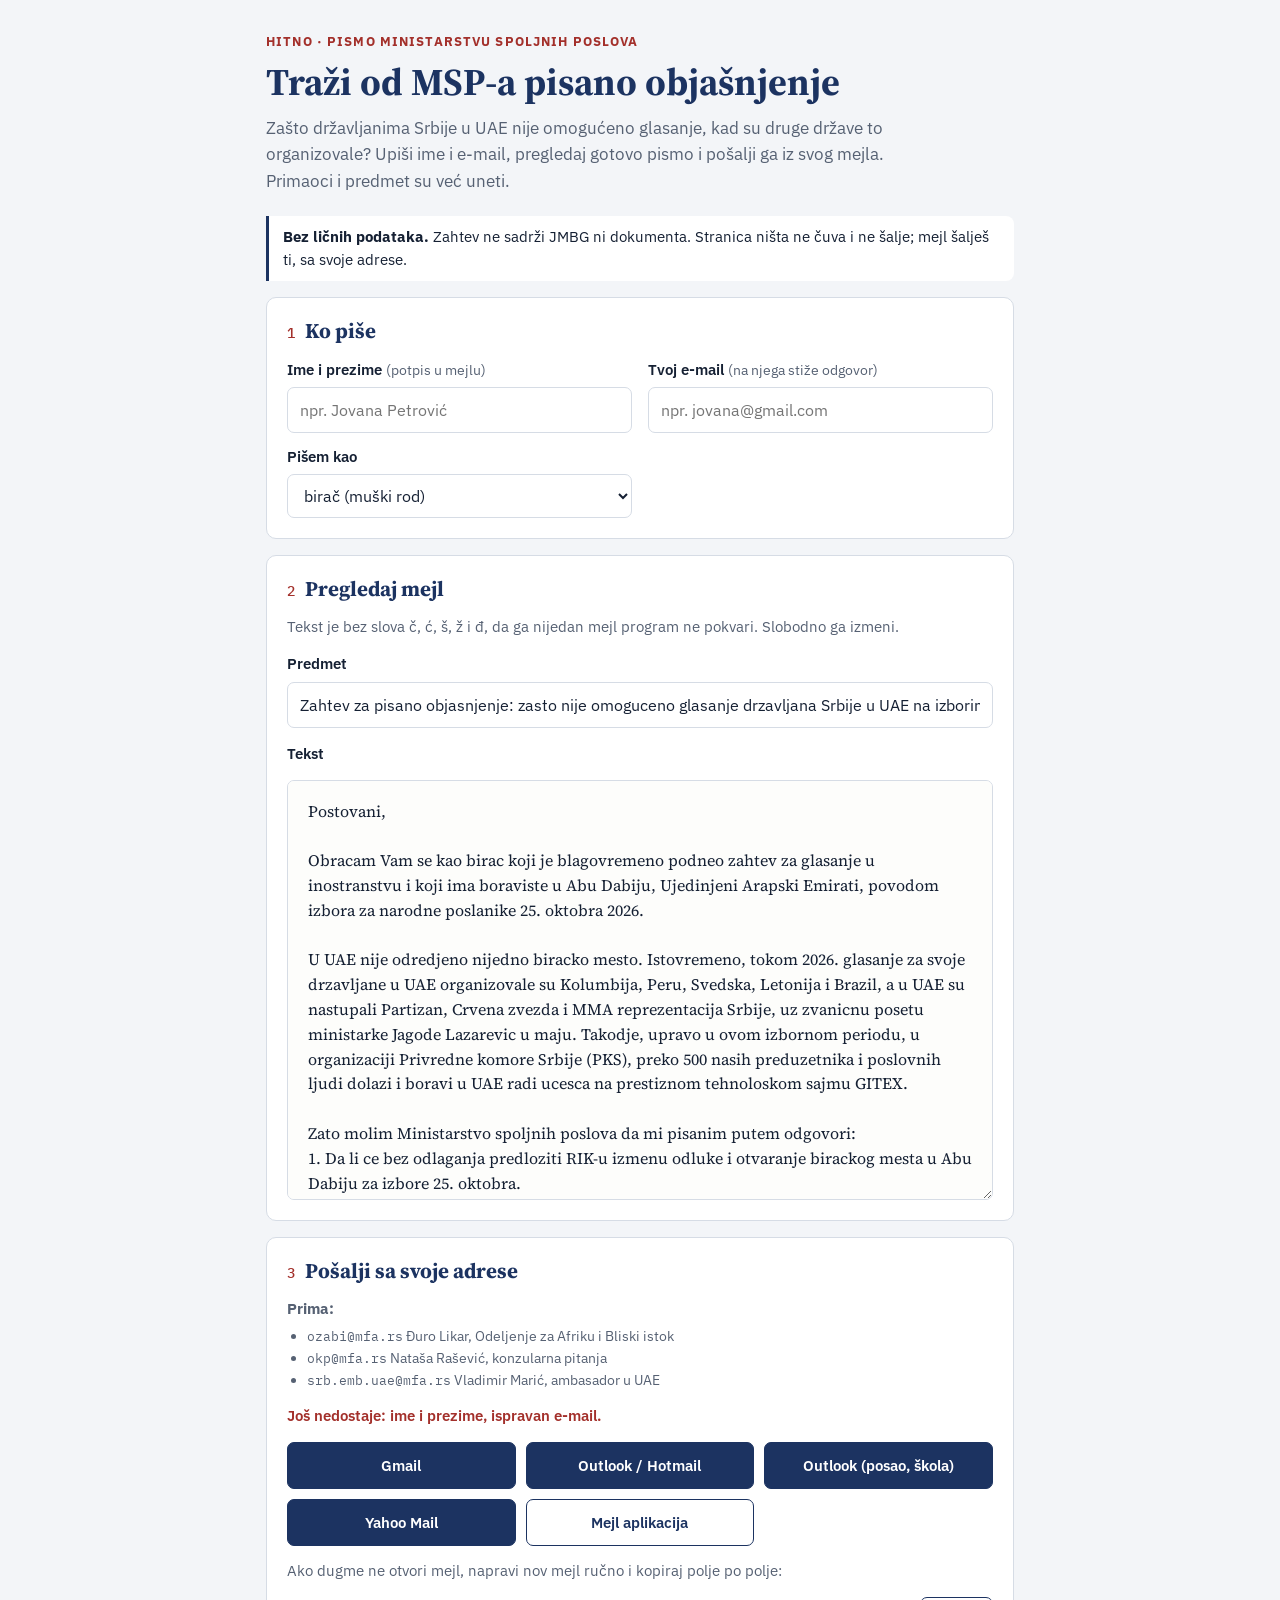
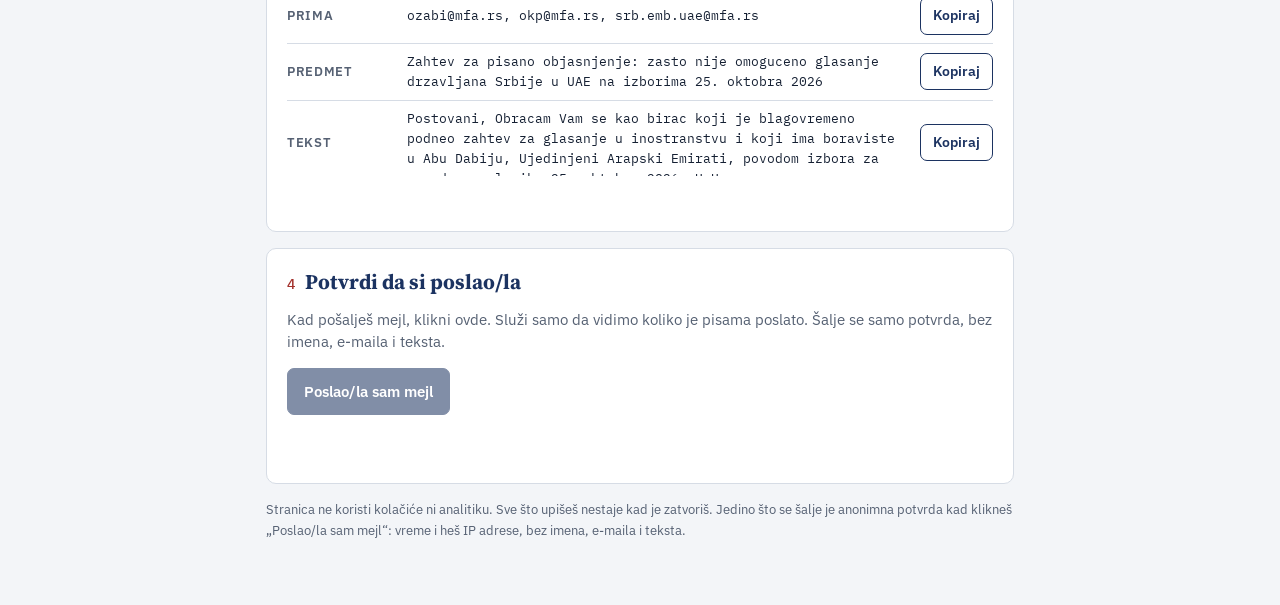
<file: msp.html>
<!doctype html>
<html lang="sr">
<head>
<meta charset="utf-8">
<meta name="viewport" content="width=device-width, initial-scale=1, viewport-fit=cover">
<title>Pismo Ministarstvu spoljnih poslova</title>
<meta name="description" content="Posalji Ministarstvu spoljnih poslova zahtev za pisano objasnjenje zasto u UAE nije omoguceno glasanje, sa svoje adrese.">
<link rel="preconnect" href="https://fonts.googleapis.com">
<link rel="preconnect" href="https://fonts.gstatic.com" crossorigin>
<link rel="stylesheet" href="https://fonts.googleapis.com/css2?family=IBM+Plex+Mono:wght@400;500&family=IBM+Plex+Sans:wght@400;500;600;700&family=Source+Serif+4:opsz,wght@8..60,500;8..60,700&display=swap">
<style>
/* Jedna kolona kao formular na šalteru: numerisani koraci odozgo nadole, pismo kao list papira, slanje na kraju. */
:root{
  --bg:#f3f5f8; --card:#ffffff; --paper:#fdfdfb; --ink:#152033; --muted:#566173; --line:#d6dce5;
  --navy:#1c3361; --navy-ink:#ffffff; --red:#a3302b; --ok:#2b6a4c; --warn-bg:#fbf1df; --warn-ink:#6d4a0f; --hl:#e7ecf5; --red-bg:#fbeceb;
  --f-display:"Source Serif 4", Georgia, "Times New Roman", serif;
  --f-body:"IBM Plex Sans", -apple-system, BlinkMacSystemFont, "Segoe UI", Roboto, sans-serif;
  --f-mono:"IBM Plex Mono", ui-monospace, Menlo, Consolas, monospace;
}
@media (prefers-color-scheme: dark){:root:not([data-theme="light"]){
  --bg:#0f141c; --card:#171e29; --paper:#1b2330; --ink:#e4e8ef; --muted:#9ba5b6; --line:#2c3646;
  --navy:#9fb6e6; --navy-ink:#0f141c; --red:#ec8a83; --ok:#7cc4a0; --warn-bg:#2f2614; --warn-ink:#f0cf8f; --hl:#24304a; --red-bg:#331b1a; color-scheme:dark}}
:root[data-theme="dark"]{
  --bg:#0f141c; --card:#171e29; --paper:#1b2330; --ink:#e4e8ef; --muted:#9ba5b6; --line:#2c3646;
  --navy:#9fb6e6; --navy-ink:#0f141c; --red:#ec8a83; --ok:#7cc4a0; --warn-bg:#2f2614; --warn-ink:#f0cf8f; --hl:#24304a; --red-bg:#331b1a; color-scheme:dark}

*{box-sizing:border-box}
[hidden]{display:none!important}
body{background:var(--bg);color:var(--ink);font:16px/1.55 var(--f-body);margin:0}
.wrap{max-width:780px;margin:0 auto;padding-inline:16px;padding-block:28px 64px;display:flex;flex-direction:column;gap:16px}
h1,h2{font-family:var(--f-display);color:var(--navy);text-wrap:balance;margin:0}
h1{font-size:clamp(28px,5vw,38px);line-height:1.15;font-weight:700}
h2{font-size:21px;line-height:1.25;font-weight:700;display:flex;gap:10px;align-items:baseline}
h2 .n{font-family:var(--f-mono);font-size:14px;font-weight:500;color:var(--red)}
p{margin:0}
.eyebrow{font-size:12.5px;font-weight:700;letter-spacing:.09em;text-transform:uppercase;color:var(--red)}
header{display:flex;flex-direction:column;gap:10px;padding-block:4px 6px}
.lead{font-size:17px;color:var(--muted);max-width:62ch}
.card{background:var(--card);border:1px solid var(--line);border-radius:10px;padding:20px;display:flex;flex-direction:column;gap:14px;min-width:0}
.note{font-size:14.5px;color:var(--muted)}
.priv{border-left:3px solid var(--navy);padding:10px 14px;background:var(--card);border-radius:0 8px 8px 0;font-size:14.5px}
.grid{display:grid;grid-template-columns:repeat(auto-fit,minmax(min(100%,230px),1fr));gap:12px 16px}
.f{display:flex;flex-direction:column;gap:5px;min-width:0}
.f.full{grid-column:1/-1}
label.l{font-weight:600;font-size:15px}
.hint{font-weight:400;color:var(--muted);font-size:13.5px}
input[type=text],input[type=email],select,textarea{width:100%;font:inherit;padding:10px 12px;border:1px solid var(--line);border-radius:7px;background:var(--card);color:var(--ink)}
input:focus-visible,select:focus-visible,textarea:focus-visible,button:focus-visible,a:focus-visible{outline:2px solid var(--navy);outline-offset:2px}
input.bad{border-color:var(--red)}
.err{color:var(--red);font-size:13.5px;min-height:0}
.err:empty{display:none}
fieldset{border:0;padding:0;margin:0;display:flex;flex-direction:column;gap:6px;min-width:0}
legend{font-weight:600;font-size:15px;padding:0;margin-bottom:4px}
.seg{display:flex;flex-wrap:wrap;gap:8px}
.seg label{display:flex;align-items:center;gap:8px;border:1px solid var(--line);border-radius:7px;padding:9px 14px;cursor:pointer;background:var(--card)}
.seg label:has(input:checked){border-color:var(--navy);background:var(--hl);font-weight:600}
.chk{display:flex;gap:10px;align-items:flex-start;cursor:pointer}
.chk input{margin-top:4px;flex:0 0 auto;width:17px;height:17px;accent-color:var(--navy)}
.chk .em{display:block;font-family:var(--f-mono);font-size:12.5px;color:var(--muted);overflow-wrap:anywhere}
.sub{padding-left:27px}
.cclist{display:grid;grid-template-columns:repeat(auto-fit,minmax(min(100%,300px),1fr));gap:10px 18px}
.letter-head{display:flex;flex-direction:column;gap:6px}
.letter{font-family:var(--f-display);font-size:16px;line-height:1.55;background:var(--paper);min-height:560px;padding:18px 20px;resize:vertical}
.edited{display:flex;flex-wrap:wrap;gap:10px;align-items:center;background:var(--warn-bg);color:var(--warn-ink);border-radius:7px;padding:10px 12px;font-size:14.5px}
.btns{display:flex;flex-wrap:wrap;gap:10px}
.btn{font:inherit;font-weight:600;font-size:15px;padding:11px 16px;border-radius:7px;border:1px solid var(--navy);background:var(--navy);color:var(--navy-ink);cursor:pointer;text-decoration:none;display:inline-flex;align-items:center;justify-content:center}
.btn.sec{background:transparent;color:var(--navy)}
.btn.small{padding:7px 12px;font-size:14px}
.prov{display:grid;grid-template-columns:repeat(auto-fit,minmax(min(100%,170px),1fr));gap:10px}
.attach{background:var(--red-bg);color:var(--ink);border:1px solid var(--red);border-radius:8px;padding:14px 16px;display:flex;flex-direction:column;gap:6px}
.attach b{font-size:15.5px;color:var(--red)}
.attach ol{margin:0;padding-left:22px}
.missing{color:var(--red);font-weight:600;font-size:14.5px}
.missing:empty{display:none}
.rows{display:flex;flex-direction:column;gap:8px}
.row{display:grid;grid-template-columns:110px 1fr auto;gap:10px;align-items:center;border-top:1px solid var(--line);padding-top:8px}
.row:first-child{border-top:0;padding-top:0}
.row .k{font-size:13px;font-weight:600;color:var(--muted);text-transform:uppercase;letter-spacing:.05em}
.row .v{font-family:var(--f-mono);font-size:13px;overflow-wrap:anywhere;min-width:0;max-height:5.2em;overflow:hidden}
@media (max-width:520px){.row{grid-template-columns:1fr auto}.row .k{grid-column:1/-1}}
.sub-card{border:1px solid var(--line);border-radius:8px;padding:14px 16px;display:flex;flex-direction:column;gap:10px;min-width:0}
.sub-card h3{margin:0;font-size:17px;color:var(--navy)}
.em-in{display:block;font-family:var(--f-mono);font-size:12.5px;overflow-wrap:anywhere}
details.pv summary{cursor:pointer;font-size:14.5px;color:var(--navy);font-weight:600}
details.pv pre{white-space:pre-wrap;font-family:var(--f-mono);font-size:13px;background:var(--bg);border:1px solid var(--line);border-radius:7px;padding:10px 12px;margin:8px 0 0;overflow-wrap:anywhere}
.sent-box{border-top:1px solid var(--line);padding-top:14px;display:flex;flex-direction:column;gap:10px}
.btn:disabled{opacity:.55;cursor:not-allowed}
.toast{color:var(--ok);font-weight:600;font-size:14.5px;min-height:1.4em}
ol.steps{margin:0;padding-left:22px;display:flex;flex-direction:column;gap:4px}
footer{font-size:13px;color:var(--muted);display:flex;flex-direction:column;gap:6px}
@media (prefers-reduced-motion:no-preference){.btn{transition:background .15s,color .15s}}
.btn.sec:hover{background:var(--hl)}
</style>
</head>
<body>
<div class="wrap">
<header>
  <span class="eyebrow">Hitno · pismo Ministarstvu spoljnih poslova</span>
  <h1>Traži od MSP-a pisano objašnjenje</h1>
  <p class="lead">Zašto državljanima Srbije u UAE nije omogućeno glasanje, kad su druge države to organizovale? Upiši ime i e-mail, pregledaj gotovo pismo i pošalji ga iz svog mejla. Primaoci i predmet su već uneti.</p>
</header>

<p class="priv"><b>Bez ličnih podataka.</b> Zahtev ne sadrži JMBG ni dokumenta. Stranica ništa ne čuva i ne šalje; mejl šalješ ti, sa svoje adrese.</p>

<section class="card" aria-labelledby="h1s">
  <h2 id="h1s"><span class="n">1</span>Ko piše</h2>
  <div class="grid">
    <div class="f"><label class="l" for="ime">Ime i prezime <span class="hint">(potpis u mejlu)</span></label><input type="text" id="ime" autocomplete="name" placeholder="npr. Jovana Petrović"></div>
    <div class="f"><label class="l" for="mail">Tvoj e-mail <span class="hint">(na njega stiže odgovor)</span></label><input type="email" id="mail" autocomplete="email" placeholder="npr. jovana@gmail.com"></div>
    <div class="f"><label class="l" for="rod">Pišem kao</label>
      <select id="rod"><option value="m">birač (muški rod)</option><option value="z">biračica (ženski rod)</option></select></div>
  </div>
</section>

<section class="card" aria-labelledby="h2s">
  <h2 id="h2s"><span class="n">2</span>Pregledaj mejl</h2>
  <p class="note">Tekst je bez slova č, ć, š, ž i đ, da ga nijedan mejl program ne pokvari. Slobodno ga izmeni.</p>
  <div class="letter-head"><label class="l" for="predmet">Predmet</label><input type="text" id="predmet"></div>
  <div class="edited" id="edited" hidden>Ručno si menjao/la tekst, pa se više ne menja sam. <button type="button" class="btn sec small" id="regen">Vrati tekst iz podataka</button></div>
  <label class="l" for="tekst">Tekst</label>
  <textarea id="tekst" class="letter" spellcheck="false" style="min-height:420px"></textarea>
</section>

<section class="card" aria-labelledby="h3s">
  <h2 id="h3s"><span class="n">3</span>Pošalji sa svoje adrese</h2>
  <div class="note"><b>Prima:</b>
    <ul id="primaoci" style="margin:6px 0 0;padding-left:20px;font-size:14px"></ul>
  </div>
  <p class="missing" id="missing" role="status"></p>
  <div class="prov" id="prov">
    <a class="btn send" id="s-gmail" target="_blank" rel="noopener">Gmail</a>
    <a class="btn send" id="s-outlook" target="_blank" rel="noopener">Outlook / Hotmail</a>
    <a class="btn send" id="s-o365" target="_blank" rel="noopener">Outlook (posao, škola)</a>
    <a class="btn send" id="s-yahoo" target="_blank" rel="noopener">Yahoo Mail</a>
    <a class="btn sec send" id="s-mailto">Mejl aplikacija</a>
  </div>
  <p class="note" id="mob-savet" hidden></p>
  <p class="missing" id="nije-otvoreno" role="status"></p>
  <p class="note">Ako dugme ne otvori mejl, napravi nov mejl ručno i kopiraj polje po polje:</p>
  <div class="rows">
    <div class="row"><span class="k">Prima</span><span class="v" id="v-to"></span><button type="button" class="btn sec small" data-copy="to">Kopiraj</button></div>
    <div class="row"><span class="k">Predmet</span><span class="v" id="v-su"></span><button type="button" class="btn sec small" data-copy="su">Kopiraj</button></div>
    <div class="row"><span class="k">Tekst</span><span class="v" id="v-body"></span><button type="button" class="btn sec small" data-copy="body">Kopiraj</button></div>
  </div>
  <p class="toast" id="toast" role="status"></p>

</section>

<section class="card" aria-labelledby="h4s">
  <h2 id="h4s"><span class="n">4</span>Potvrdi da si poslao/la</h2>
  <p class="note">Kad pošalješ mejl, klikni ovde. Služi samo da vidimo koliko je pisama poslato. Šalje se samo potvrda, bez imena, e-maila i teksta.</p>
  <div class="btns"><button type="button" class="btn" id="poslao" disabled>Poslao/la sam mejl</button></div>
  <p class="toast" id="poslao-status" role="status"></p>
  <div id="ts-poslao"></div>
</section>

<footer>
  <p>Stranica ne koristi kolačiće ni analitiku. Sve što upišeš nestaje kad je zatvoriš. Jedino što se šalje je anonimna potvrda kad klikneš „Poslao/la sam mejl“: vreme i heš IP adrese, bez imena, e-maila i teksta.</p>
</footer>
</div>

<script>
const $ = (id) => document.getElementById(id);
const PRIM = [
  ["ozabi@mfa.rs", "Đuro Likar, Odeljenje za Afriku i Bliski istok"],
  ["okp@mfa.rs", "Nataša Rašević, konzularna pitanja"],
  ["srb.emb.uae@mfa.rs", "Vladimir Marić, ambasador u UAE"],
];
const TO = PRIM.map((r) => r[0]);
const PREDMET = "Zahtev za pisano objasnjenje: zasto nije omoguceno glasanje drzavljana Srbije u UAE na izborima 25. oktobra 2026";

// ---------- ASCII: bez č, ć, š, ž, đ i ćirilice ----------
const CYR = "абвгдђежзијклљмнњопрстћуфхцчџш";
const LAT = ["a","b","v","g","d","dj","e","z","z","i","j","k","l","lj","m","n","nj","o","p","r","s","t","c","u","f","h","c","c","dz","s"];
function ascii(s) {
  let r = "";
  for (const ch of String(s || "")) {
    const lo = ch.toLowerCase(), i = CYR.indexOf(lo);
    if (i >= 0) { const t = LAT[i]; r += ch === lo ? t : t.charAt(0).toUpperCase() + t.slice(1); } else r += ch;
  }
  return r.replace(/đ/g, "dj").replace(/Đ/g, "Dj").replace(/[„“”«»]/g, '"').replace(/[‘’‚]/g, "'").replace(/[–—]/g, "-").replace(/…/g, "...")
    .normalize("NFD").replace(/[̀-ͯ]/g, "").replace(/[^\x00-\x7F]/g, "");
}


// ---------- tekst ----------
const FORMS = {
    m: { opening: "kao birač koji je blagovremeno podneo zahtev za glasanje u inostranstvu i koji ima boravište u Abu Dabiju", sign: "Birač – državljanin Republike Srbije" },
    z: { opening: "kao biračica koja je blagovremeno podnela zahtev za glasanje u inostranstvu i koja ima boravište u Abu Dabiju", sign: "Biračica – državljanka Republike Srbije" }
  };

function body(rod, ime, mail) {
  const f = FORMS[rod];
  return [
"Poštovani,",
"Obraćam Vam se " + f.opening + ", Ujedinjeni Arapski Emirati, povodom izbora za narodne poslanike 25. oktobra 2026.",
"U UAE nije određeno nijedno biračko mesto. Istovremeno, tokom 2026. glasanje za svoje državljane u UAE organizovale su Kolumbija, Peru, Švedska, Letonija i Brazil, a u UAE su nastupali Partizan, Crvena zvezda i MMA reprezentacija Srbije, uz zvaničnu posetu ministarke Jagode Lazarević u maju. Takođe, upravo u ovom izbornom periodu, u organizaciji Privredne komore Srbije (PKS), preko 500 naših preduzetnika i poslovnih ljudi dolazi i boravi u UAE radi učešća na prestižnom tehnološkom sajmu GITEX.",
"Zato molim Ministarstvo spoljnih poslova da mi pisanim putem odgovori:\n1. Da li će bez odlaganja predložiti RIK-u izmenu odluke i otvaranje biračkog mesta u Abu Dabiju za izbore 25. oktobra.\n2. Koliko je birača iz UAE prijavljeno za glasanje u inostranstvu.\n3. Ako otvaranje nije moguće, koji konkretan uslov nije ispunjen (bezbednosni, administrativni ili drugi).\n4. Zašto su prijave za glasanje otvorene i prihvatane ako glasanje nije moglo da bude organizovano, i kada je utvrđeno da postoje prepreke.\n5. Da li je od nadležnih organa UAE tražena saglasnost za organizovanje glasanja, kada je zahtev upućen i kakav je odgovor dobijen.",
"Molim hitan odgovor na adresu sa koje je zahtev poslat.",
"S poštovanjem,\n" + ime + "\n" + f.sign + "\nAbu Dabi, Ujedinjeni Arapski Emirati\n" + mail
  ].join("\n\n");
}


function podaci() { return { ime: $("ime").value.trim(), mail: $("mail").value.trim(), rod: $("rod").value }; }
const mailOk = (v) => /^[^\s@]+@[^\s@]+\.[^\s@]+$/.test(v);
function nedostaje(p) {
  const m = [];
  if (p.ime.length < 2) m.push("ime i prezime");
  if (!mailOk(p.mail)) m.push("ispravan e-mail");
  return m;
}
function napravi(p) { return ascii(body(p.rod, p.ime || "[ime i prezime]", p.mail || "[e-mail]")); }
const predmet = () => $("predmet").value;
const telo = () => $("tekst").value;
let rucno = false, poslednji = "";
function osvezi() {
  const novi = napravi(podaci());
  if (!rucno) { $("tekst").value = novi; poslednji = novi; }
  $("edited").hidden = !rucno;
  const m = nedostaje(podaci());
  $("missing").textContent = m.length ? "Još nedostaje: " + m.join(", ") + "." : "";
  linkovi();
}

// ---------- slanje (isto kao na stranici za prigovor, testirano na Androidu i iPhone-u) ----------
function platforma() {
  const ua = navigator.userAgent || "";
  const android = /Android/i.test(ua);
  const ios = /iPhone|iPad|iPod/i.test(ua) || (/Macintosh/.test(ua) && (navigator.maxTouchPoints || 0) > 1);
  const inapp = /FBAN|FBAV|FB_IAB|FBIOS|Instagram|WhatsApp|Messenger|Viber|Telegram|; wv\)/i.test(ua) || (ios && !/Safari\//.test(ua));
  return { android, ios, mob: android || ios, inapp };
}
const P = platforma();
function mejlLinkovi(TOa, su, body) {
  const q = encodeURIComponent, to = TOa.join(",");
  const parametri = (sep, suKey) => `to=${q(TOa.join(sep))}&${suKey}=${q(su)}&body=${q(body)}`;
  const mailto = `mailto:${to}?subject=${q(su)}&body=${q(body.replace(/\n/g, "\r\n"))}`;
  // Android: ceo mailto u intent-u (Gmail ne čita predmet i tekst iz extras); bez aplikacije otvara se veb verzija
  const ad = mailto.slice(7), ex = (x) => q(x).replace(/;/g, "%3B");
  const intent = (pkg, web) => `intent:${ad}#Intent;action=android.intent.action.SENDTO;scheme=mailto;package=${pkg};` +
    `S.android.intent.extra.SUBJECT=${ex(su)};S.android.intent.extra.TEXT=${ex(body)};S.browser_fallback_url=${q(web)};end`;
  const web = {
    gmail: `https://mail.google.com/mail/?view=cm&fs=1&${parametri(",", "su")}`,
    outlook: `https://outlook.live.com/mail/0/deeplink/compose?${parametri(";", "subject")}`,
    o365: `https://outlook.office.com/mail/deeplink/compose?${parametri(";", "subject")}`,
    yahoo: `https://compose.mail.yahoo.com/?${parametri(",", "subject")}`,
  };
  if (P.android) return {
    gmail: intent("com.google.android.gm", web.gmail), outlook: intent("com.microsoft.office.outlook", web.outlook),
    o365: intent("com.microsoft.office.outlook", web.o365), yahoo: intent("com.yahoo.mobile.client.android.mail", web.yahoo), mailto,
  };
  if (P.ios) return {
    gmail: `googlegmail:///co?${parametri(",", "subject")}`, outlook: `ms-outlook://compose?${parametri(",", "subject")}`,
    o365: `ms-outlook://compose?${parametri(",", "subject")}`, yahoo: `ymail://mail/compose?${parametri(",", "subject")}`, mailto,
  };
  return Object.assign({ mailto }, web);
}
function linkovi() {
  const su = predmet(), body = telo(), u = mejlLinkovi(TO, su, body);
  for (const k of ["gmail", "outlook", "o365", "yahoo", "mailto"]) $("s-" + k).href = u[k];
  $("v-to").textContent = TO.join(", ");
  $("v-su").textContent = su;
  $("v-body").textContent = body.slice(0, 220) + "…";
}
(function uredjaj() {
  if (!P.mob) return;
  document.querySelectorAll("a.send").forEach((a) => { a.removeAttribute("target"); a.removeAttribute("rel"); });
  $("s-gmail").textContent = "Gmail aplikacija";
  $("s-outlook").textContent = "Outlook aplikacija";
  $("s-o365").hidden = true;
  $("s-yahoo").textContent = "Yahoo Mail aplikacija";
  if (P.ios) {
    $("prov").insertBefore($("s-mailto"), $("s-gmail"));
    $("s-mailto").classList.remove("sec");
    $("s-mailto").textContent = "Mail aplikacija (iPhone)";
  }
  $("mob-savet").hidden = false;
  $("mob-savet").textContent = P.inapp
    ? "Stranica je otvorena unutar druge aplikacije (WhatsApp, Instagram, Viber…), gde dugmad za mejl često ne rade. Otvori je u Chrome-u ili Safariju (⋮ ili ⋯ → Otvori u pregledaču)."
    : "Na telefonu dugme otvara aplikaciju za mejl, ako je instalirana. Ako se ništa ne desi, probaj drugo dugme ili kopiraj polja ispod.";
})();


// ---------- događaji ----------
["ime", "mail"].forEach((id) => $(id).addEventListener("input", osvezi));
$("rod").addEventListener("change", osvezi);
$("predmet").addEventListener("input", linkovi);
$("tekst").addEventListener("input", () => { rucno = $("tekst").value !== poslednji; $("edited").hidden = !rucno; linkovi(); });
$("regen").addEventListener("click", () => { rucno = false; osvezi(); });

async function kopiraj(txt) {
  try { await navigator.clipboard.writeText(txt); return true; }
  catch (_) {
    const t = document.createElement("textarea"); t.value = txt; t.setAttribute("readonly", ""); t.style.position = "fixed"; t.style.opacity = "0";
    document.body.appendChild(t); t.select();
    let ok = false; try { ok = document.execCommand("copy"); } catch (_) {}
    t.remove(); return ok;
  }
}

// Dugme za slanje otvara novu poruku sa primaocima, predmetom i tekstom.
document.querySelectorAll("a.send").forEach((a) => a.addEventListener("click", (e) => {
  const m = nedostaje(podaci());
  if (m.length) {
    e.preventDefault();
    $("missing").textContent = "Pre slanja popuni: " + m.join(", ") + ".";
    $("missing").scrollIntoView({ block: "center", behavior: "smooth" });
    return;
  }
  $("toast").textContent = "Ako se otvorio nov mejl, pošalji ga. Ako se ništa nije otvorilo, kopiraj polja ispod.";
  $("nije-otvoreno").textContent = "";
  if (P.mob) {
    let otislo = false;
    const vis = () => { if (document.hidden) otislo = true; };
    document.addEventListener("visibilitychange", vis);
    window.addEventListener("pagehide", vis);
    setTimeout(() => {
      document.removeEventListener("visibilitychange", vis);
      if (!otislo && !document.hidden) $("nije-otvoreno").textContent = "Izgleda da se aplikacija nije otvorila. Probaj drugo dugme ili kopiraj polja ispod.";
    }, 2500);
  }
}));

document.querySelectorAll("[data-copy]").forEach((b) => b.addEventListener("click", async () => {
  const k = b.dataset.copy, v = { to: TO.join(", "), su: predmet(), body: telo() }[k];
  const poruke = { to: "Adrese su kopirane.", su: "Predmet je kopiran.", body: "Tekst je kopiran." };
  $("toast").textContent = (await kopiraj(v)) ? poruke[k] + " Nalepi u mejl." : "Kopiranje nije uspelo. Označi tekst u koraku 2 i kopiraj ga ručno.";
}));

$("primaoci").innerHTML = PRIM.map((r) => `<li><span style="font-family:var(--f-mono);font-size:13px;overflow-wrap:anywhere">${r[0]}</span> <span class="hint">${r[1]}</span></li>`).join("");
$("predmet").value = PREDMET;
osvezi();
</script>

<script src="https://challenges.cloudflare.com/turnstile/v0/api.js?render=explicit" async defer></script>
<script>
// Dugme "Poslao/la sam": anonimna potvrda Worker-u sajta; svaka stranica ima svoj brojač (/sent/msp).
(function () {
  const API = "https://srbsuae-survey.srbsuae.workers.dev", SITEKEY = "0x4AAAAAAFQDJQi3LHe8yqsZ";
  const KEY = "srbsuae-poslao-" + location.pathname;
  const btn = document.getElementById("poslao"), st = document.getElementById("poslao-status");
  let token = "", widget = null, sending = false, tries = 0;
  const poruke = {
    already_voted: "Sa ove mreže je već zabeleženo. Hvala.",
    rate_limited: "Previše pokušaja. Pokušaj ponovo za nekoliko minuta.",
    captcha: "Provera nije uspela. Osveži stranicu i pokušaj ponovo.",
    busy: "Trenutno je preopterećeno. Pokušaj kasnije.",
    failed: "Nije zabeleženo. Pokušaj ponovo za nekoliko minuta.",
  };
  function gotovo(tekst) { btn.disabled = true; btn.textContent = "Hvala, zabeleženo"; st.textContent = tekst || ""; }
  try { if (localStorage.getItem(KEY)) gotovo(); } catch (_) {}
  function osvezi() { if (!btn.dataset.done) btn.disabled = sending || !token; }
  function init() {
    if (widget !== null || btn.textContent.startsWith("Hvala")) return;
    if (!window.turnstile) { if (++tries < 50) setTimeout(init, 300); else st.textContent = poruke.captcha; return; }
    widget = window.turnstile.render("#ts-poslao", {
      sitekey: SITEKEY, appearance: "interaction-only",
      callback: (v) => { token = v; osvezi(); },
      "expired-callback": () => { token = ""; osvezi(); },
      "error-callback": () => { token = ""; st.textContent = poruke.captcha; osvezi(); },
    });
  }
  init();
  btn.addEventListener("click", async () => {
    if (btn.disabled) return;
    sending = true; osvezi(); st.textContent = "";
    try {
      const r = await fetch(API + "/sent/msp", { method: "POST", headers: { "content-type": "application/json" }, body: JSON.stringify({ token }) });
      if (r.status === 201 || r.status === 409) {
        btn.dataset.done = "1"; try { localStorage.setItem(KEY, "1"); } catch (_) {}
        gotovo(r.status === 409 ? poruke.already_voted : "");
        return;
      }
      const e = await r.json().catch(() => ({}));
      st.textContent = poruke[e.error] || poruke.failed;
    } catch (_) { st.textContent = poruke.failed; }
    sending = false; token = ""; if (widget !== null && window.turnstile) window.turnstile.reset(widget); osvezi();
  });
})();
</script>
</body>
</html>
</file>
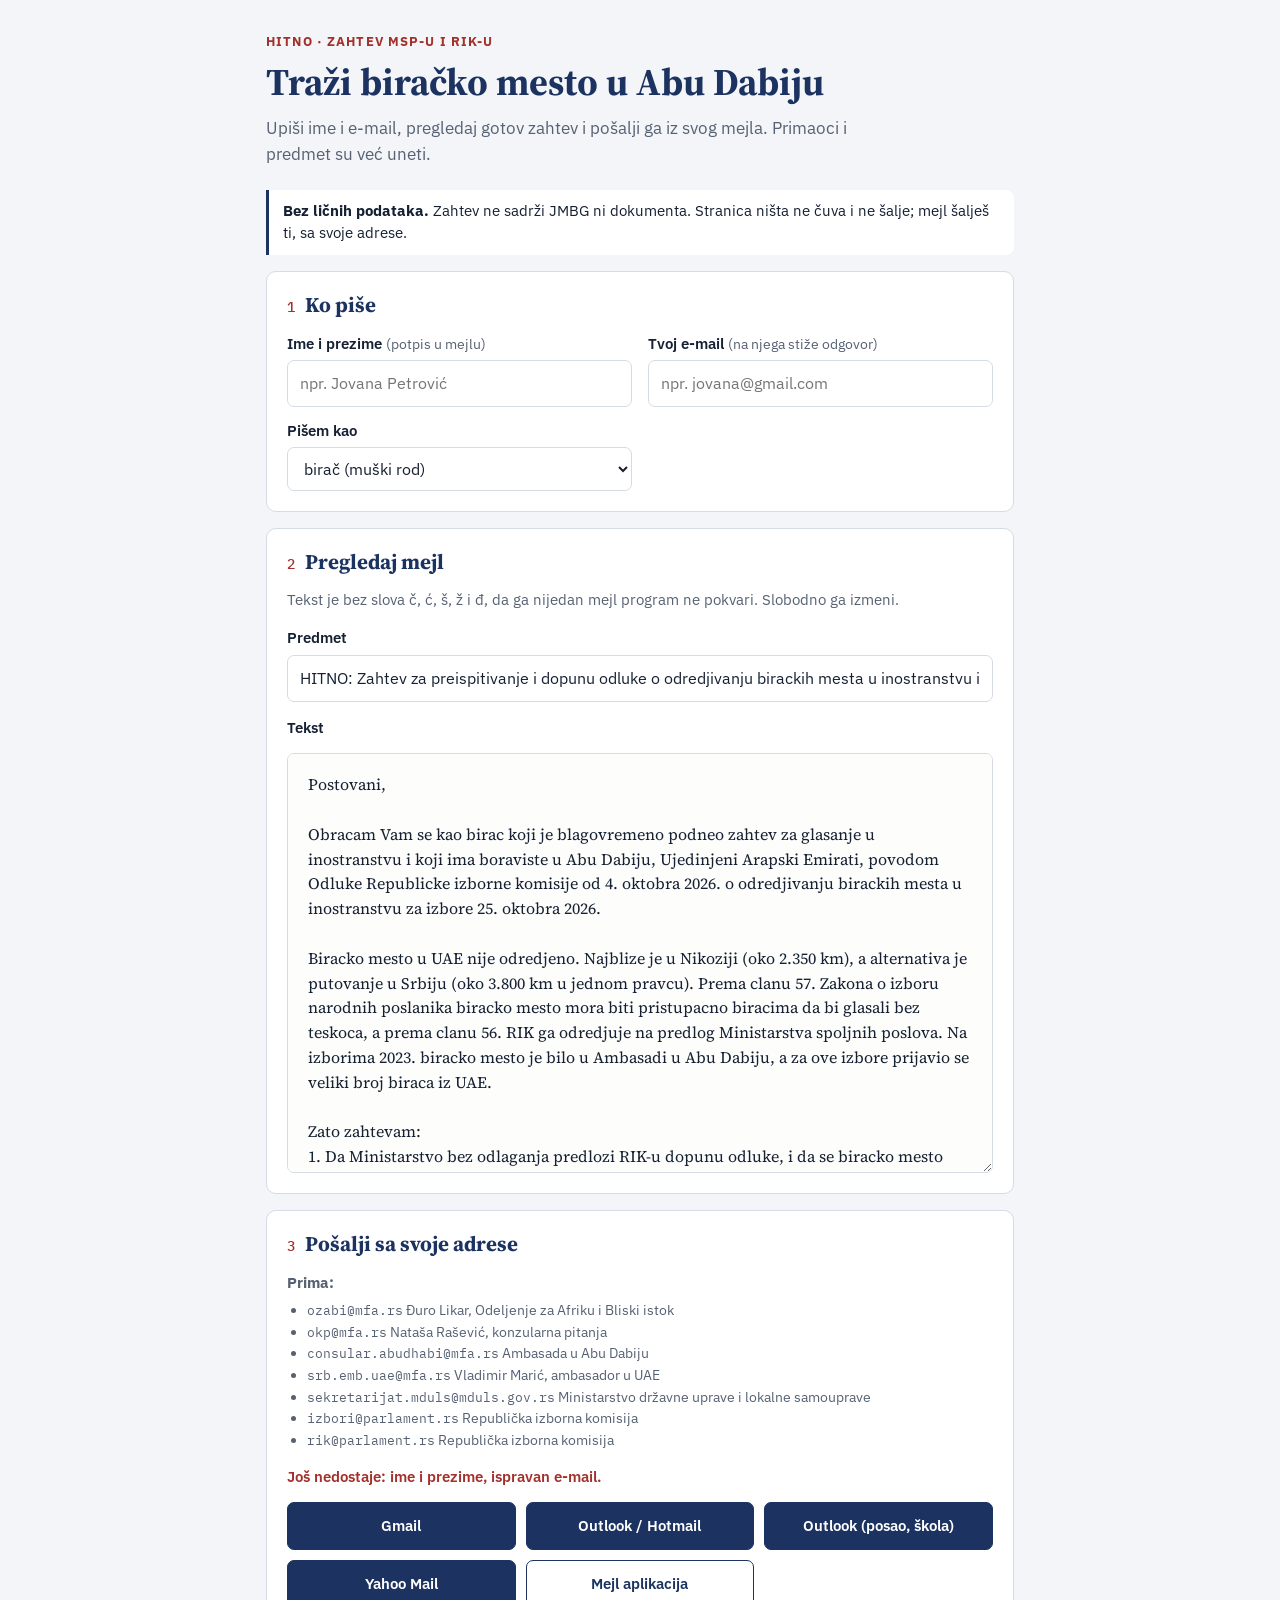
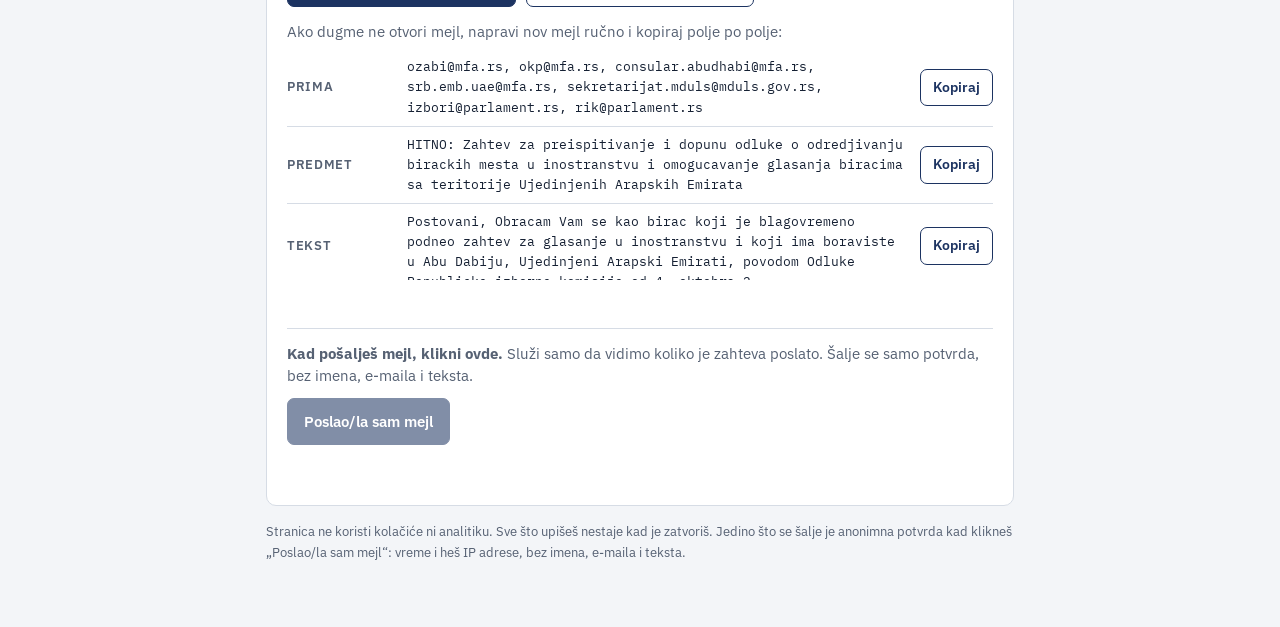
<file: zahtev.html>
<!doctype html>
<html lang="sr">
<head>
<meta charset="utf-8">
<meta name="viewport" content="width=device-width, initial-scale=1, viewport-fit=cover">
<title>Zahtev za biracko mesto u Abu Dabiju</title>
<meta name="description" content="Posalji Ministarstvu spoljnih poslova i RIK-u zahtev za biracko mesto u Abu Dabiju, sa svoje adrese.">
<link rel="preconnect" href="https://fonts.googleapis.com">
<link rel="preconnect" href="https://fonts.gstatic.com" crossorigin>
<link rel="stylesheet" href="https://fonts.googleapis.com/css2?family=IBM+Plex+Mono:wght@400;500&family=IBM+Plex+Sans:wght@400;500;600;700&family=Source+Serif+4:opsz,wght@8..60,500;8..60,700&display=swap">
<style>
/* Jedna kolona kao formular na šalteru: numerisani koraci odozgo nadole, pismo kao list papira, slanje na kraju. */
:root{
  --bg:#f3f5f8; --card:#ffffff; --paper:#fdfdfb; --ink:#152033; --muted:#566173; --line:#d6dce5;
  --navy:#1c3361; --navy-ink:#ffffff; --red:#a3302b; --ok:#2b6a4c; --warn-bg:#fbf1df; --warn-ink:#6d4a0f; --hl:#e7ecf5; --red-bg:#fbeceb;
  --f-display:"Source Serif 4", Georgia, "Times New Roman", serif;
  --f-body:"IBM Plex Sans", -apple-system, BlinkMacSystemFont, "Segoe UI", Roboto, sans-serif;
  --f-mono:"IBM Plex Mono", ui-monospace, Menlo, Consolas, monospace;
}
@media (prefers-color-scheme: dark){:root:not([data-theme="light"]){
  --bg:#0f141c; --card:#171e29; --paper:#1b2330; --ink:#e4e8ef; --muted:#9ba5b6; --line:#2c3646;
  --navy:#9fb6e6; --navy-ink:#0f141c; --red:#ec8a83; --ok:#7cc4a0; --warn-bg:#2f2614; --warn-ink:#f0cf8f; --hl:#24304a; --red-bg:#331b1a; color-scheme:dark}}
:root[data-theme="dark"]{
  --bg:#0f141c; --card:#171e29; --paper:#1b2330; --ink:#e4e8ef; --muted:#9ba5b6; --line:#2c3646;
  --navy:#9fb6e6; --navy-ink:#0f141c; --red:#ec8a83; --ok:#7cc4a0; --warn-bg:#2f2614; --warn-ink:#f0cf8f; --hl:#24304a; --red-bg:#331b1a; color-scheme:dark}

*{box-sizing:border-box}
[hidden]{display:none!important}
body{background:var(--bg);color:var(--ink);font:16px/1.55 var(--f-body);margin:0}
.wrap{max-width:780px;margin:0 auto;padding-inline:16px;padding-block:28px 64px;display:flex;flex-direction:column;gap:16px}
h1,h2{font-family:var(--f-display);color:var(--navy);text-wrap:balance;margin:0}
h1{font-size:clamp(28px,5vw,38px);line-height:1.15;font-weight:700}
h2{font-size:21px;line-height:1.25;font-weight:700;display:flex;gap:10px;align-items:baseline}
h2 .n{font-family:var(--f-mono);font-size:14px;font-weight:500;color:var(--red)}
p{margin:0}
.eyebrow{font-size:12.5px;font-weight:700;letter-spacing:.09em;text-transform:uppercase;color:var(--red)}
header{display:flex;flex-direction:column;gap:10px;padding-block:4px 6px}
.lead{font-size:17px;color:var(--muted);max-width:62ch}
.card{background:var(--card);border:1px solid var(--line);border-radius:10px;padding:20px;display:flex;flex-direction:column;gap:14px;min-width:0}
.note{font-size:14.5px;color:var(--muted)}
.priv{border-left:3px solid var(--navy);padding:10px 14px;background:var(--card);border-radius:0 8px 8px 0;font-size:14.5px}
.grid{display:grid;grid-template-columns:repeat(auto-fit,minmax(min(100%,230px),1fr));gap:12px 16px}
.f{display:flex;flex-direction:column;gap:5px;min-width:0}
.f.full{grid-column:1/-1}
label.l{font-weight:600;font-size:15px}
.hint{font-weight:400;color:var(--muted);font-size:13.5px}
input[type=text],input[type=email],select,textarea{width:100%;font:inherit;padding:10px 12px;border:1px solid var(--line);border-radius:7px;background:var(--card);color:var(--ink)}
input:focus-visible,select:focus-visible,textarea:focus-visible,button:focus-visible,a:focus-visible{outline:2px solid var(--navy);outline-offset:2px}
input.bad{border-color:var(--red)}
.err{color:var(--red);font-size:13.5px;min-height:0}
.err:empty{display:none}
fieldset{border:0;padding:0;margin:0;display:flex;flex-direction:column;gap:6px;min-width:0}
legend{font-weight:600;font-size:15px;padding:0;margin-bottom:4px}
.seg{display:flex;flex-wrap:wrap;gap:8px}
.seg label{display:flex;align-items:center;gap:8px;border:1px solid var(--line);border-radius:7px;padding:9px 14px;cursor:pointer;background:var(--card)}
.seg label:has(input:checked){border-color:var(--navy);background:var(--hl);font-weight:600}
.chk{display:flex;gap:10px;align-items:flex-start;cursor:pointer}
.chk input{margin-top:4px;flex:0 0 auto;width:17px;height:17px;accent-color:var(--navy)}
.chk .em{display:block;font-family:var(--f-mono);font-size:12.5px;color:var(--muted);overflow-wrap:anywhere}
.sub{padding-left:27px}
.cclist{display:grid;grid-template-columns:repeat(auto-fit,minmax(min(100%,300px),1fr));gap:10px 18px}
.letter-head{display:flex;flex-direction:column;gap:6px}
.letter{font-family:var(--f-display);font-size:16px;line-height:1.55;background:var(--paper);min-height:560px;padding:18px 20px;resize:vertical}
.edited{display:flex;flex-wrap:wrap;gap:10px;align-items:center;background:var(--warn-bg);color:var(--warn-ink);border-radius:7px;padding:10px 12px;font-size:14.5px}
.btns{display:flex;flex-wrap:wrap;gap:10px}
.btn{font:inherit;font-weight:600;font-size:15px;padding:11px 16px;border-radius:7px;border:1px solid var(--navy);background:var(--navy);color:var(--navy-ink);cursor:pointer;text-decoration:none;display:inline-flex;align-items:center;justify-content:center}
.btn.sec{background:transparent;color:var(--navy)}
.btn.small{padding:7px 12px;font-size:14px}
.prov{display:grid;grid-template-columns:repeat(auto-fit,minmax(min(100%,170px),1fr));gap:10px}
.attach{background:var(--red-bg);color:var(--ink);border:1px solid var(--red);border-radius:8px;padding:14px 16px;display:flex;flex-direction:column;gap:6px}
.attach b{font-size:15.5px;color:var(--red)}
.attach ol{margin:0;padding-left:22px}
.missing{color:var(--red);font-weight:600;font-size:14.5px}
.missing:empty{display:none}
.rows{display:flex;flex-direction:column;gap:8px}
.row{display:grid;grid-template-columns:110px 1fr auto;gap:10px;align-items:center;border-top:1px solid var(--line);padding-top:8px}
.row:first-child{border-top:0;padding-top:0}
.row .k{font-size:13px;font-weight:600;color:var(--muted);text-transform:uppercase;letter-spacing:.05em}
.row .v{font-family:var(--f-mono);font-size:13px;overflow-wrap:anywhere;min-width:0;max-height:5.2em;overflow:hidden}
@media (max-width:520px){.row{grid-template-columns:1fr auto}.row .k{grid-column:1/-1}}
.sub-card{border:1px solid var(--line);border-radius:8px;padding:14px 16px;display:flex;flex-direction:column;gap:10px;min-width:0}
.sub-card h3{margin:0;font-size:17px;color:var(--navy)}
.em-in{display:block;font-family:var(--f-mono);font-size:12.5px;overflow-wrap:anywhere}
details.pv summary{cursor:pointer;font-size:14.5px;color:var(--navy);font-weight:600}
details.pv pre{white-space:pre-wrap;font-family:var(--f-mono);font-size:13px;background:var(--bg);border:1px solid var(--line);border-radius:7px;padding:10px 12px;margin:8px 0 0;overflow-wrap:anywhere}
.sent-box{border-top:1px solid var(--line);padding-top:14px;display:flex;flex-direction:column;gap:10px}
.btn:disabled{opacity:.55;cursor:not-allowed}
.toast{color:var(--ok);font-weight:600;font-size:14.5px;min-height:1.4em}
ol.steps{margin:0;padding-left:22px;display:flex;flex-direction:column;gap:4px}
footer{font-size:13px;color:var(--muted);display:flex;flex-direction:column;gap:6px}
@media (prefers-reduced-motion:no-preference){.btn{transition:background .15s,color .15s}}
.btn.sec:hover{background:var(--hl)}
</style>
</head>
<body>
<div class="wrap">
<header>
  <span class="eyebrow">Hitno · zahtev MSP-u i RIK-u</span>
  <h1>Traži biračko mesto u Abu Dabiju</h1>
  <p class="lead">Upiši ime i e-mail, pregledaj gotov zahtev i pošalji ga iz svog mejla. Primaoci i predmet su već uneti.</p>
</header>

<p class="priv"><b>Bez ličnih podataka.</b> Zahtev ne sadrži JMBG ni dokumenta. Stranica ništa ne čuva i ne šalje; mejl šalješ ti, sa svoje adrese.</p>

<section class="card" aria-labelledby="h1s">
  <h2 id="h1s"><span class="n">1</span>Ko piše</h2>
  <div class="grid">
    <div class="f"><label class="l" for="ime">Ime i prezime <span class="hint">(potpis u mejlu)</span></label><input type="text" id="ime" autocomplete="name" placeholder="npr. Jovana Petrović"></div>
    <div class="f"><label class="l" for="mail">Tvoj e-mail <span class="hint">(na njega stiže odgovor)</span></label><input type="email" id="mail" autocomplete="email" placeholder="npr. jovana@gmail.com"></div>
    <div class="f"><label class="l" for="rod">Pišem kao</label>
      <select id="rod"><option value="m">birač (muški rod)</option><option value="z">biračica (ženski rod)</option></select></div>
  </div>
</section>

<section class="card" aria-labelledby="h2s">
  <h2 id="h2s"><span class="n">2</span>Pregledaj mejl</h2>
  <p class="note">Tekst je bez slova č, ć, š, ž i đ, da ga nijedan mejl program ne pokvari. Slobodno ga izmeni.</p>
  <div class="letter-head"><label class="l" for="predmet">Predmet</label><input type="text" id="predmet"></div>
  <div class="edited" id="edited" hidden>Ručno si menjao/la tekst, pa se više ne menja sam. <button type="button" class="btn sec small" id="regen">Vrati tekst iz podataka</button></div>
  <label class="l" for="tekst">Tekst</label>
  <textarea id="tekst" class="letter" spellcheck="false" style="min-height:420px"></textarea>
</section>

<section class="card" aria-labelledby="h3s">
  <h2 id="h3s"><span class="n">3</span>Pošalji sa svoje adrese</h2>
  <div class="note"><b>Prima:</b>
    <ul id="primaoci" style="margin:6px 0 0;padding-left:20px;font-size:14px"></ul>
  </div>
  <p class="missing" id="missing" role="status"></p>
  <div class="prov" id="prov">
    <a class="btn send" id="s-gmail" target="_blank" rel="noopener">Gmail</a>
    <a class="btn send" id="s-outlook" target="_blank" rel="noopener">Outlook / Hotmail</a>
    <a class="btn send" id="s-o365" target="_blank" rel="noopener">Outlook (posao, škola)</a>
    <a class="btn send" id="s-yahoo" target="_blank" rel="noopener">Yahoo Mail</a>
    <a class="btn sec send" id="s-mailto">Mejl aplikacija</a>
  </div>
  <p class="note" id="mob-savet" hidden></p>
  <p class="missing" id="nije-otvoreno" role="status"></p>
  <p class="note">Ako dugme ne otvori mejl, napravi nov mejl ručno i kopiraj polje po polje:</p>
  <div class="rows">
    <div class="row"><span class="k">Prima</span><span class="v" id="v-to"></span><button type="button" class="btn sec small" data-copy="to">Kopiraj</button></div>
    <div class="row"><span class="k">Predmet</span><span class="v" id="v-su"></span><button type="button" class="btn sec small" data-copy="su">Kopiraj</button></div>
    <div class="row"><span class="k">Tekst</span><span class="v" id="v-body"></span><button type="button" class="btn sec small" data-copy="body">Kopiraj</button></div>
  </div>
  <p class="toast" id="toast" role="status"></p>
  <div class="sent-box">
    <p class="note"><b>Kad pošalješ mejl, klikni ovde.</b> Služi samo da vidimo koliko je zahteva poslato. Šalje se samo potvrda, bez imena, e-maila i teksta.</p>
    <div class="btns"><button type="button" class="btn" id="poslao" disabled>Poslao/la sam mejl</button></div>
    <p class="toast" id="poslao-status" role="status"></p>
    <div id="ts-poslao"></div>
  </div>

</section>

<footer>
  <p>Stranica ne koristi kolačiće ni analitiku. Sve što upišeš nestaje kad je zatvoriš. Jedino što se šalje je anonimna potvrda kad klikneš „Poslao/la sam mejl“: vreme i heš IP adrese, bez imena, e-maila i teksta.</p>
</footer>
</div>

<script>
const $ = (id) => document.getElementById(id);
const PRIM = [
  ["ozabi@mfa.rs", "Đuro Likar, Odeljenje za Afriku i Bliski istok"],
  ["okp@mfa.rs", "Nataša Rašević, konzularna pitanja"],
  ["consular.abudhabi@mfa.rs", "Ambasada u Abu Dabiju"],
  ["srb.emb.uae@mfa.rs", "Vladimir Marić, ambasador u UAE"],
  ["sekretarijat.mduls@mduls.gov.rs", "Ministarstvo državne uprave i lokalne samouprave"],
  ["izbori@parlament.rs", "Republička izborna komisija"],
  ["rik@parlament.rs", "Republička izborna komisija"],
];
const TO = PRIM.map((r) => r[0]);
const PREDMET = "HITNO: Zahtev za preispitivanje i dopunu odluke o odredjivanju birackih mesta u inostranstvu i omogucavanje glasanja biracima sa teritorije Ujedinjenih Arapskih Emirata";

// ---------- ASCII: bez č, ć, š, ž, đ i ćirilice ----------
const CYR = "абвгдђежзијклљмнњопрстћуфхцчџш";
const LAT = ["a","b","v","g","d","dj","e","z","z","i","j","k","l","lj","m","n","nj","o","p","r","s","t","c","u","f","h","c","c","dz","s"];
function ascii(s) {
  let r = "";
  for (const ch of String(s || "")) {
    const lo = ch.toLowerCase(), i = CYR.indexOf(lo);
    if (i >= 0) { const t = LAT[i]; r += ch === lo ? t : t.charAt(0).toUpperCase() + t.slice(1); } else r += ch;
  }
  return r.replace(/đ/g, "dj").replace(/Đ/g, "Dj").replace(/[„“”«»]/g, '"').replace(/[‘’‚]/g, "'").replace(/[–—]/g, "-").replace(/…/g, "...")
    .normalize("NFD").replace(/[̀-ͯ]/g, "").replace(/[^\x00-\x7F]/g, "");
}


// ---------- tekst ----------
const FORMS = {
    m: { opening: "kao birač koji je blagovremeno podneo zahtev za glasanje u inostranstvu i koji ima boravište u Abu Dabiju", sign: "Birač – državljanin Republike Srbije" },
    z: { opening: "kao biračica koja je blagovremeno podnela zahtev za glasanje u inostranstvu i koja ima boravište u Abu Dabiju", sign: "Biračica – državljanka Republike Srbije" }
  };

function body(rod, ime, mail) {
  const f = FORMS[rod];
  return [
"Poštovani,",
"Obraćam Vam se " + f.opening + ", Ujedinjeni Arapski Emirati, povodom Odluke Republičke izborne komisije od 4. oktobra 2026. o određivanju biračkih mesta u inostranstvu za izbore 25. oktobra 2026.",
"Biračko mesto u UAE nije određeno. Najbliže je u Nikoziji (oko 2.350 km), a alternativa je putovanje u Srbiju (oko 3.800 km u jednom pravcu). Prema članu 57. Zakona o izboru narodnih poslanika biračko mesto mora biti pristupačno biračima da bi glasali bez teškoća, a prema članu 56. RIK ga određuje na predlog Ministarstva spoljnih poslova. Na izborima 2023. biračko mesto je bilo u Ambasadi u Abu Dabiju, a za ove izbore prijavio se veliki broj birača iz UAE.",
"Zato zahtevam:\n1. Da Ministarstvo bez odlaganja predloži RIK-u dopunu odluke, i da se biračko mesto odredi u Ambasadi u Abu Dabiju.\n2. Da mi se saopšti koliko je birača iz UAE prijavljeno i da li je Ministarstvo u predlogu od 2. oktobra 2026. predložilo biračko mesto u UAE.\n3. Ako nije, da se navedu razlog i kriterijum (uključujući eventualne bezbednosne razloge), uz kopiju predloga.\n4. Da RIK preispita i vreme glasanja u inostranstvu (član 91.) i razmotri glasanje od 7.00 do 20.00 po lokalnom vremenu.",
"Molim hitan pisani odgovor, uključujući i pravno sredstvo koje mi stoji na raspolaganju, na adresu sa koje je zahtev poslat.",
"S poštovanjem,\n" + ime + "\n" + f.sign + "\nAbu Dabi, Ujedinjeni Arapski Emirati\n" + mail
  ].join("\n\n");
}


function podaci() { return { ime: $("ime").value.trim(), mail: $("mail").value.trim(), rod: $("rod").value }; }
const mailOk = (v) => /^[^\s@]+@[^\s@]+\.[^\s@]+$/.test(v);
function nedostaje(p) {
  const m = [];
  if (p.ime.length < 2) m.push("ime i prezime");
  if (!mailOk(p.mail)) m.push("ispravan e-mail");
  return m;
}
function napravi(p) { return ascii(body(p.rod, p.ime || "[ime i prezime]", p.mail || "[e-mail]")); }
const predmet = () => $("predmet").value;
const telo = () => $("tekst").value;
let rucno = false, poslednji = "";
function osvezi() {
  const novi = napravi(podaci());
  if (!rucno) { $("tekst").value = novi; poslednji = novi; }
  $("edited").hidden = !rucno;
  const m = nedostaje(podaci());
  $("missing").textContent = m.length ? "Još nedostaje: " + m.join(", ") + "." : "";
  linkovi();
}

// ---------- slanje (isto kao na stranici za prigovor, testirano na Androidu i iPhone-u) ----------
function platforma() {
  const ua = navigator.userAgent || "";
  const android = /Android/i.test(ua);
  const ios = /iPhone|iPad|iPod/i.test(ua) || (/Macintosh/.test(ua) && (navigator.maxTouchPoints || 0) > 1);
  const inapp = /FBAN|FBAV|FB_IAB|FBIOS|Instagram|WhatsApp|Messenger|Viber|Telegram|; wv\)/i.test(ua) || (ios && !/Safari\//.test(ua));
  return { android, ios, mob: android || ios, inapp };
}
const P = platforma();
function mejlLinkovi(TOa, su, body) {
  const q = encodeURIComponent, to = TOa.join(",");
  const parametri = (sep, suKey) => `to=${q(TOa.join(sep))}&${suKey}=${q(su)}&body=${q(body)}`;
  const mailto = `mailto:${to}?subject=${q(su)}&body=${q(body.replace(/\n/g, "\r\n"))}`;
  // Android: ceo mailto u intent-u (Gmail ne čita predmet i tekst iz extras); bez aplikacije otvara se veb verzija
  const ad = mailto.slice(7), ex = (x) => q(x).replace(/;/g, "%3B");
  const intent = (pkg, web) => `intent:${ad}#Intent;action=android.intent.action.SENDTO;scheme=mailto;package=${pkg};` +
    `S.android.intent.extra.SUBJECT=${ex(su)};S.android.intent.extra.TEXT=${ex(body)};S.browser_fallback_url=${q(web)};end`;
  const web = {
    gmail: `https://mail.google.com/mail/?view=cm&fs=1&${parametri(",", "su")}`,
    outlook: `https://outlook.live.com/mail/0/deeplink/compose?${parametri(";", "subject")}`,
    o365: `https://outlook.office.com/mail/deeplink/compose?${parametri(";", "subject")}`,
    yahoo: `https://compose.mail.yahoo.com/?${parametri(",", "subject")}`,
  };
  if (P.android) return {
    gmail: intent("com.google.android.gm", web.gmail), outlook: intent("com.microsoft.office.outlook", web.outlook),
    o365: intent("com.microsoft.office.outlook", web.o365), yahoo: intent("com.yahoo.mobile.client.android.mail", web.yahoo), mailto,
  };
  if (P.ios) return {
    gmail: `googlegmail:///co?${parametri(",", "subject")}`, outlook: `ms-outlook://compose?${parametri(",", "subject")}`,
    o365: `ms-outlook://compose?${parametri(",", "subject")}`, yahoo: `ymail://mail/compose?${parametri(",", "subject")}`, mailto,
  };
  return Object.assign({ mailto }, web);
}
function linkovi() {
  const su = predmet(), body = telo(), u = mejlLinkovi(TO, su, body);
  for (const k of ["gmail", "outlook", "o365", "yahoo", "mailto"]) $("s-" + k).href = u[k];
  $("v-to").textContent = TO.join(", ");
  $("v-su").textContent = su;
  $("v-body").textContent = body.slice(0, 220) + "…";
}
(function uredjaj() {
  if (!P.mob) return;
  document.querySelectorAll("a.send").forEach((a) => { a.removeAttribute("target"); a.removeAttribute("rel"); });
  $("s-gmail").textContent = "Gmail aplikacija";
  $("s-outlook").textContent = "Outlook aplikacija";
  $("s-o365").hidden = true;
  $("s-yahoo").textContent = "Yahoo Mail aplikacija";
  if (P.ios) {
    $("prov").insertBefore($("s-mailto"), $("s-gmail"));
    $("s-mailto").classList.remove("sec");
    $("s-mailto").textContent = "Mail aplikacija (iPhone)";
  }
  $("mob-savet").hidden = false;
  $("mob-savet").textContent = P.inapp
    ? "Stranica je otvorena unutar druge aplikacije (WhatsApp, Instagram, Viber…), gde dugmad za mejl često ne rade. Otvori je u Chrome-u ili Safariju (⋮ ili ⋯ → Otvori u pregledaču)."
    : "Na telefonu dugme otvara aplikaciju za mejl, ako je instalirana. Ako se ništa ne desi, probaj drugo dugme ili kopiraj polja ispod.";
})();


// ---------- događaji ----------
["ime", "mail"].forEach((id) => $(id).addEventListener("input", osvezi));
$("rod").addEventListener("change", osvezi);
$("predmet").addEventListener("input", linkovi);
$("tekst").addEventListener("input", () => { rucno = $("tekst").value !== poslednji; $("edited").hidden = !rucno; linkovi(); });
$("regen").addEventListener("click", () => { rucno = false; osvezi(); });

async function kopiraj(txt) {
  try { await navigator.clipboard.writeText(txt); return true; }
  catch (_) {
    const t = document.createElement("textarea"); t.value = txt; t.setAttribute("readonly", ""); t.style.position = "fixed"; t.style.opacity = "0";
    document.body.appendChild(t); t.select();
    let ok = false; try { ok = document.execCommand("copy"); } catch (_) {}
    t.remove(); return ok;
  }
}

// Dugme za slanje otvara novu poruku sa primaocima, predmetom i tekstom.
document.querySelectorAll("a.send").forEach((a) => a.addEventListener("click", (e) => {
  const m = nedostaje(podaci());
  if (m.length) {
    e.preventDefault();
    $("missing").textContent = "Pre slanja popuni: " + m.join(", ") + ".";
    $("missing").scrollIntoView({ block: "center", behavior: "smooth" });
    return;
  }
  $("toast").textContent = "Ako se otvorio nov mejl, pošalji ga. Ako se ništa nije otvorilo, kopiraj polja ispod.";
  $("nije-otvoreno").textContent = "";
  if (P.mob) {
    let otislo = false;
    const vis = () => { if (document.hidden) otislo = true; };
    document.addEventListener("visibilitychange", vis);
    window.addEventListener("pagehide", vis);
    setTimeout(() => {
      document.removeEventListener("visibilitychange", vis);
      if (!otislo && !document.hidden) $("nije-otvoreno").textContent = "Izgleda da se aplikacija nije otvorila. Probaj drugo dugme ili kopiraj polja ispod.";
    }, 2500);
  }
}));

document.querySelectorAll("[data-copy]").forEach((b) => b.addEventListener("click", async () => {
  const k = b.dataset.copy, v = { to: TO.join(", "), su: predmet(), body: telo() }[k];
  const poruke = { to: "Adrese su kopirane.", su: "Predmet je kopiran.", body: "Tekst je kopiran." };
  $("toast").textContent = (await kopiraj(v)) ? poruke[k] + " Nalepi u mejl." : "Kopiranje nije uspelo. Označi tekst u koraku 2 i kopiraj ga ručno.";
}));

$("primaoci").innerHTML = PRIM.map((r) => `<li><span style="font-family:var(--f-mono);font-size:13px;overflow-wrap:anywhere">${r[0]}</span> <span class="hint">${r[1]}</span></li>`).join("");
$("predmet").value = PREDMET;
osvezi();
</script>

<script src="https://challenges.cloudflare.com/turnstile/v0/api.js?render=explicit" async defer></script>
<script>
// Dugme "Poslao/la sam": anonimna potvrda Worker-u sajta; svaka stranica ima svoj brojač (/sent/zahtev).
(function () {
  const API = "https://srbsuae-survey.srbsuae.workers.dev", SITEKEY = "0x4AAAAAAFQDJQi3LHe8yqsZ";
  const KEY = "srbsuae-poslao-" + location.pathname;
  const btn = document.getElementById("poslao"), st = document.getElementById("poslao-status");
  let token = "", widget = null, sending = false, tries = 0;
  const poruke = {
    already_voted: "Sa ove mreže je već zabeleženo. Hvala.",
    rate_limited: "Previše pokušaja. Pokušaj ponovo za nekoliko minuta.",
    captcha: "Provera nije uspela. Osveži stranicu i pokušaj ponovo.",
    busy: "Trenutno je preopterećeno. Pokušaj kasnije.",
    failed: "Nije zabeleženo. Pokušaj ponovo za nekoliko minuta.",
  };
  function gotovo(tekst) { btn.disabled = true; btn.textContent = "Hvala, zabeleženo"; st.textContent = tekst || ""; }
  try { if (localStorage.getItem(KEY)) gotovo(); } catch (_) {}
  function osvezi() { if (!btn.dataset.done) btn.disabled = sending || !token; }
  function init() {
    if (widget !== null || btn.textContent.startsWith("Hvala")) return;
    if (!window.turnstile) { if (++tries < 50) setTimeout(init, 300); else st.textContent = poruke.captcha; return; }
    widget = window.turnstile.render("#ts-poslao", {
      sitekey: SITEKEY, appearance: "interaction-only",
      callback: (v) => { token = v; osvezi(); },
      "expired-callback": () => { token = ""; osvezi(); },
      "error-callback": () => { token = ""; st.textContent = poruke.captcha; osvezi(); },
    });
  }
  init();
  btn.addEventListener("click", async () => {
    if (btn.disabled) return;
    sending = true; osvezi(); st.textContent = "";
    try {
      const r = await fetch(API + "/sent/zahtev", { method: "POST", headers: { "content-type": "application/json" }, body: JSON.stringify({ token }) });
      if (r.status === 201 || r.status === 409) {
        btn.dataset.done = "1"; try { localStorage.setItem(KEY, "1"); } catch (_) {}
        gotovo(r.status === 409 ? poruke.already_voted : "");
        return;
      }
      const e = await r.json().catch(() => ({}));
      st.textContent = poruke[e.error] || poruke.failed;
    } catch (_) { st.textContent = poruke.failed; }
    sending = false; token = ""; if (widget !== null && window.turnstile) window.turnstile.reset(widget); osvezi();
  });
})();
</script>
</body>
</html>
</file>
<file: style.css>
:root{color-scheme:light;--ink:#10223a;--muted:#4e6074;--red:#c72c40;--line:#d8e0e9;--paper:#f2f5f8}*{box-sizing:border-box}html{scroll-behavior:smooth}body{margin:0;color:var(--ink);background:#fff;font-family:Arial,Helvetica,sans-serif;font-size:17px;line-height:1.65}.wrap{width:min(1160px,calc(100% - 96px));margin:auto}a{color:inherit}button{font:inherit}.header{display:flex;justify-content:space-between;align-items:center;padding:32px 0;border-bottom:1px solid var(--line)}.brand{display:flex;align-items:center;gap:15px;text-decoration:none;font-weight:700;font-size:15px;line-height:1.35}.mark{display:block;background:var(--ink);color:#fff;padding:8px 11px;line-height:1.1;letter-spacing:.12em;border-top:4px solid var(--red)}.mark span{display:block;font-size:12px;letter-spacing:.17em;margin-top:5px;color:#b4cce4}nav{display:flex;gap:4px}.language{cursor:pointer;border:0;background:transparent;padding:9px 13px;color:var(--muted);font-size:14px;font-weight:bold}.language.selected{background:var(--ink);color:#fff}.hero{display:grid;grid-template-columns:1.45fr 1fr;gap:80px;padding:76px 0 84px;align-items:center}.eyebrow,.section-number{font-size:12px;font-weight:700;letter-spacing:.14em;margin:0 0 22px}h1{font-family:Georgia,'Times New Roman',serif;font-size:clamp(44px,5.3vw,74px);font-weight:400;line-height:1.08;letter-spacing:-.04em;margin:0 0 28px}.lead{font-size:19px;color:var(--muted);max-width:550px;margin:0 0 32px}.actions{display:flex;align-items:center;gap:25px;flex-wrap:wrap}.button{display:inline-block;background:var(--red);color:#fff;padding:13px 23px;text-decoration:none;font-size:15px;font-weight:700}.button:hover{background:#a52233}.contact-link{font-size:15px;text-underline-offset:5px}.document{background:var(--ink);color:#fff;padding:36px 36px 30px;border-top:5px solid var(--red)}.document .eyebrow{color:#b9cee3}.rule{height:1px;background:#46586f;margin:0 0 28px}h2{font-family:Georgia,'Times New Roman',serif;font-weight:400;font-size:31px;line-height:1.25;letter-spacing:-.02em;margin:0 0 20px}.document p{color:#d5dfeb;font-size:16px}.document h2{font-size:35px}.document .document-foot{border-top:1px solid #46586f;padding-top:20px;font-size:13px;margin:25px 0 0}.details{display:grid;grid-template-columns:1fr 1fr;gap:80px;padding:52px 0;border-top:1px solid var(--line)}.details p:not(.section-number){color:var(--muted);margin-bottom:0}.section-number{color:var(--muted);font-size:12px}.resources{display:grid;grid-template-columns:1fr 1fr;gap:80px;padding:40px;background:var(--paper);margin-top:18px;margin-bottom:60px}.resource-links a{display:block;text-decoration:none;padding:0 0 20px}.resource-links a+a{border-top:1px solid var(--line);padding:20px 0 0}.resource-links strong{display:block;font-size:17px}.resource-links span{display:block;font-size:14px;color:var(--muted);margin-top:5px}.resource-links a:hover strong{text-decoration:underline;text-underline-offset:5px}footer{display:flex;justify-content:space-between;gap:25px;padding:25px 0 35px;border-top:1px solid var(--line);color:var(--muted);font-size:13px}footer p{margin:0}.skip{position:absolute;left:16px;top:-100px;background:var(--ink);color:white;padding:12px;z-index:2}.skip:focus{top:10px}:focus-visible{outline:3px solid #367ab4;outline-offset:5px}@media(max-width:800px){.wrap{width:calc(100% - 40px)}.header{padding:22px 0}.hero{grid-template-columns:1fr;gap:35px;padding:45px 0}.lead{font-size:18px}.document{padding:28px}.details{grid-template-columns:1fr;gap:35px;padding:35px 0}.resources{grid-template-columns:1fr;gap:15px;padding:25px;margin-bottom:35px}footer{flex-direction:column;gap:15px}h1{font-size:clamp(42px,9vw,66px)}.eyebrow{font-size:11px;letter-spacing:.1em}.actions{gap:20px}}@media(prefers-reduced-motion:reduce){html{scroll-behavior:auto}}
.header .brand{flex:1}.section-nav{display:flex;gap:24px;flex-wrap:wrap;padding:19px 0;font-size:14px;border-bottom:1px solid var(--line)}.section-nav a{text-decoration:none}.section-nav a:hover{text-decoration:underline}.hero h1{font-size:clamp(40px,4.8vw,65px)}.hub-section{padding:48px 0;border-top:1px solid var(--line);scroll-margin-top:25px}.hub-section h2{font-size:38px}.hub-section p{max-width:800px}.hub-grid{display:grid;grid-template-columns:1fr 1fr;gap:60px}h3{font-size:21px;line-height:1.4;margin:15px 0}article p{color:var(--muted)}.note{font-size:14px;color:var(--muted)}.source-list{display:grid;gap:0;border:1px solid var(--line)}.source-list a{display:block;padding:22px;text-decoration:none}.source-list a+a{border-top:1px solid var(--line)}.source-list strong,.source-list span{display:block}.source-list span{font-size:14px;color:var(--muted)}.source-list a:hover{background:var(--paper)}.timeline{list-style:none;padding:0}.timeline li{display:grid;grid-template-columns:150px 1fr;gap:25px;border-bottom:1px solid var(--line);padding:25px 0}.timeline time{font-size:15px;font-weight:bold;padding-top:17px}.timeline p{margin:8px 0}details{border-bottom:1px solid var(--line);padding:19px 0}summary{cursor:pointer;font-size:18px;font-weight:bold}details p{color:var(--muted);padding-left:20px}.email-link{font-size:clamp(22px,5vw,32px);text-underline-offset:6px}.hub-section:last-child{padding-bottom:70px}@media(max-width:800px){.hub-grid{grid-template-columns:1fr;gap:20px}.hub-section{padding:35px 0}.hub-section h2{font-size:31px}.section-nav{gap:16px;font-size:14px}.timeline li{grid-template-columns:1fr;gap:0}.header .brand{flex:initial}.header .brand span{font-size:14px}}
.survey-section{padding-top:28px}.survey-card{display:grid;grid-template-columns:1fr 1.4fr;gap:48px;padding:32px;background:var(--paper);border:1px solid var(--line);border-top:3px solid var(--red)}.survey-intro .eyebrow{margin-bottom:12px;color:var(--red)}.survey-intro h2{font-size:28px;margin-bottom:12px}.survey-intro p{font-size:15px;color:var(--muted);margin:0 0 16px}.survey-intro .survey-demo{font-size:12px;margin-bottom:0}.survey-card fieldset{border:0;padding:0;margin:0;min-width:0}.survey-card legend{padding:0;font-weight:700;font-size:18px;line-height:1.5}.survey-options{display:flex;gap:12px;margin-top:16px}.survey-choice{position:relative;display:flex;align-items:center;gap:10px;min-width:96px;padding:10px 18px;background:white;border:1px solid #b9c5d3;cursor:pointer;font-size:16px;font-weight:700;border-radius:4px}.survey-choice:has(input:checked){border-color:var(--ink);background:var(--ink);color:#fff}.survey-choice:has(input:focus-visible){outline:3px solid #367ab4;outline-offset:3px}.survey-choice input{margin:0;accent-color:var(--ink);width:17px;height:17px}.survey-choice input:checked{accent-color:#fff}.survey-card #confirmation-question{margin-top:24px}.survey-help{font-size:13px;color:var(--muted);margin:10px 0 0}.survey-submit{margin-top:22px}.survey-submit .button{border:0;cursor:pointer;border-radius:4px}.survey-submit .button:disabled{background:#d0d9e2;color:#526276;cursor:default}.survey-status{font-size:14px;color:var(--ink);margin:18px 0 0;border-left:3px solid #367ab4;padding-left:12px}.survey-status.is-loading::before{content:"";display:inline-block;width:14px;height:14px;margin-right:10px;vertical-align:-2px;border:2px solid #b9c5d3;border-top-color:var(--ink);border-radius:50%;animation:survey-spin .8s linear infinite}@keyframes survey-spin{to{transform:rotate(360deg)}}@media(prefers-reduced-motion:reduce){.survey-status.is-loading::before{animation:none;border-top-color:#b9c5d3;border-right-color:var(--ink)}}.newsletter-form{max-width:560px}.newsletter-form label{display:block;font-weight:700;margin-bottom:8px}.newsletter-row{display:flex;gap:12px;flex-wrap:wrap}.newsletter-row input{flex:1 1 240px;min-width:0;padding:12px 14px;font:inherit;font-size:16px;border:1px solid #b9c5d3;border-radius:4px;background:#fff;color:var(--ink)}.newsletter-row .button{border:0;cursor:pointer;border-radius:4px}.newsletter-row .button:disabled{background:#d0d9e2;color:#526276;cursor:default}.newsletter-form .survey-captcha{margin-top:16px;margin-bottom:0}.survey-newsletter{margin-top:28px;padding-top:20px;border-top:1px solid var(--line)}.survey-newsletter h3{font-size:18px;margin:0 0 8px}.survey-newsletter p{font-size:14px}.newsletter-compact .note{display:none}.rik-letter{padding-top:8px}.rik-card{display:grid;grid-template-columns:1fr 1.4fr;gap:48px;padding:24px 32px;border:1px solid var(--line);background:#fff}.rik-card h2{font-size:24px;margin-bottom:12px}.rik-card p{font-size:15px;color:var(--muted);margin:0 0 12px}.rik-details summary{cursor:pointer;font-weight:700;padding:6px 0}.rik-details .note{margin:12px 0}.rik-label{display:block;font-weight:700;margin:14px 0 6px;font-size:14px}.rik-details input,.rik-details textarea{width:100%;box-sizing:border-box;padding:10px 12px;font:inherit;font-size:15px;border:1px solid #b9c5d3;border-radius:4px;background:#fff;color:var(--ink)}.rik-details textarea{resize:vertical;line-height:1.5}.rik-actions{display:flex;gap:12px;flex-wrap:wrap;margin-top:16px}.rik-actions .button{border-radius:4px}.rik-copy{background:transparent;border:1px solid #b9c5d3;border-radius:4px;padding:10px 18px;font:inherit;font-weight:700;color:var(--ink);cursor:pointer}@media(max-width:800px){.rik-card{grid-template-columns:1fr;gap:16px;padding:20px}}
.rik-poll{margin-top:20px;padding-top:16px;border-top:1px solid var(--line)}.rik-poll fieldset{border:0;padding:0;margin:0;min-width:0}.rik-poll legend{padding:0;font-weight:700;font-size:16px;line-height:1.5}.rik-poll .rik-poll-submit{margin-top:14px}.rik-poll .button{border:0;cursor:pointer;border-radius:4px}.rik-poll .button:disabled{background:#d0d9e2;color:#526276;cursor:default}.rik-poll .survey-captcha{margin-bottom:12px}.rik-poll .note{font-size:13px;margin-top:12px}.survey-results{font-size:14px;color:var(--ink);border-left:3px solid var(--red);padding-left:12px}.survey-captcha{margin-bottom:16px}.survey-reset{background:transparent;border:0;padding:0;margin-top:12px;color:var(--muted);text-decoration:underline;font-size:13px;cursor:pointer}[hidden]{display:none!important}@media(max-width:800px){.survey-section{padding-top:20px}.survey-card{grid-template-columns:1fr;gap:24px;padding:24px}.survey-intro h2{font-size:26px}.survey-card legend{font-size:17px}}
</file>
